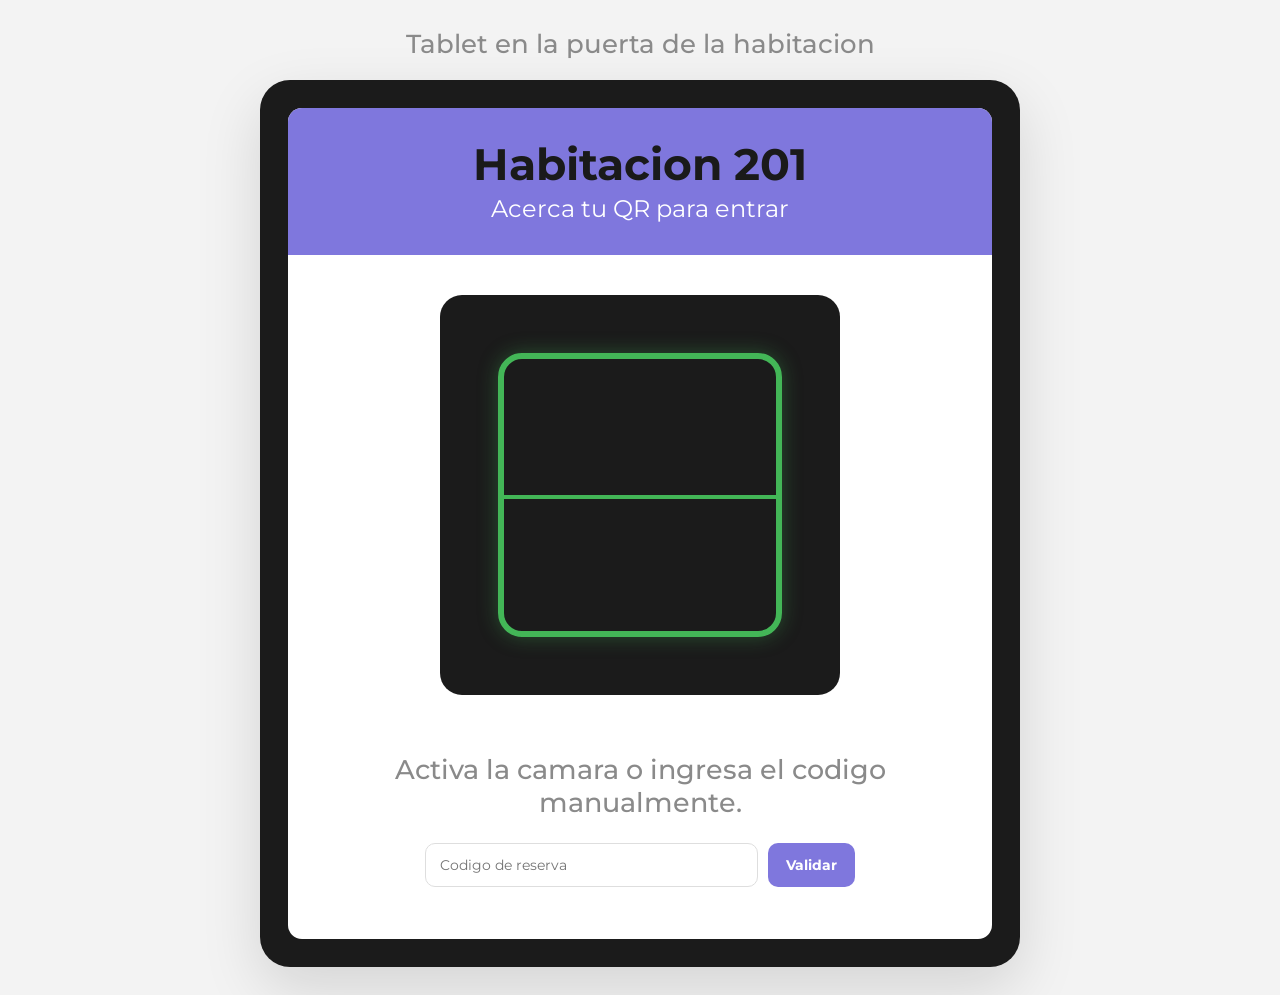
<file: 04_Implementacion/caso-uso-05-acceso-puerta-qr/frontend/puerta.html>
<!DOCTYPE html>
<html lang="es">

<head>
    <meta charset="UTF-8">
    <meta name="viewport" content="width=device-width, initial-scale=1.0">
    <title>Tablet Puerta</title>
    <link rel="stylesheet" href="styless.css?v=mobile-menu-1">
    <link href="https://fonts.googleapis.com/css2?family=Montserrat:wght@400;500;600;700&display=swap" rel="stylesheet">
</head>

<body class="puerta-page">
    <main class="puerta-shell">
        <p class="puerta-caption">Tablet en la puerta de la habitacion</p>
        <section class="tablet-device" aria-live="polite">
            <div class="tablet-screen">
                <header class="tablet-room-header">
                    <h1 id="tablet-habitacion">Habitacion</h1>
                    <p>Acerca tu QR para entrar</p>
                </header>

                <section id="tablet-scan-state" class="tablet-state tablet-state-active">
                    <div class="scanner-card">
                        <video id="tablet-video" autoplay muted playsinline></video>
                        <div class="scanner-reticle">
                            <span></span>
                        </div>
                    </div>
                    <p id="tablet-status" class="tablet-status">Esperando QR completo dentro del recuadro...</p>
                    <form id="form-codigo-puerta" class="puerta-code-form">
                        <input id="codigo-puerta" type="text" inputmode="numeric" placeholder="Codigo de reserva">
                        <button type="submit">Validar</button>
                    </form>
                    <button id="btn-demo-scan" class="btn-demo-scan" type="button" style="display:none">Simular escaneo de demo</button>
                </section>

                <section id="tablet-success-state" class="tablet-state tablet-success" style="display:none">
                    <div class="welcome-card welcome-card-compact">
                        <div class="unlock-icon">🔓</div>
                        <h2>¡Bienvenido!</h2>
                        <h3 id="tablet-huesped">Huesped</h3>
                        <p id="tablet-detalle">Habitacion</p>
                    </div>
                    <p class="tablet-status">La puerta esta abierta</p>
                    <section class="consumos-panel">
                        <div class="consumos-heading">
                            <h2>Pedí desde tu habitación</h2>
                            <span id="consumos-resumen-habitacion">Habitación</span>
                        </div>
                        <div id="productos-consumo-grid" class="productos-consumo-grid"></div>
                        <div class="carrito-consumo">
                            <div class="carrito-head">
                                <h3>Tu carrito</h3>
                                <span id="carrito-cantidad">0 items</span>
                            </div>
                            <div id="carrito-items" class="carrito-items">
                                <p class="carrito-vacio">Selecciona productos para pedir.</p>
                            </div>
                            <div class="carrito-total">
                                <strong>Total</strong>
                                <strong id="carrito-total">Bs 0</strong>
                            </div>
                            <button id="btn-pagar-consumos" class="btn-pagar-consumos" type="button" disabled>Pagar consumos</button>
                        </div>
                    </section>
                </section>

                <section id="tablet-payment-state" class="tablet-state tablet-payment" style="display:none">
                    <div class="payment-header">
                        <h2>Pagar consumos</h2>
                        <p id="payment-subtitle">Habitación</p>
                    </div>
                    <div class="payment-body">
                        <div id="payment-summary" class="payment-summary"></div>
                        <div class="payment-qr-box">
                            <p>Escaneá con tu banca móvil</p>
                            <img id="payment-qr-img" alt="QR de pago de consumos">
                        </div>
                        <p id="payment-help" class="payment-help">Abrí tu app de banco, escaneá el QR y confirmá el pago.</p>
                        <button id="btn-confirmar-consumo" class="btn-confirmar-consumo" type="button">✓ Pago confirmado — continuar</button>
                        <button id="btn-volver-consumos" class="btn-volver-consumos" type="button">Volver al menú</button>
                    </div>
                </section>

                <section id="tablet-error-state" class="tablet-state tablet-error" style="display:none">
                    <div class="welcome-card error-card">
                        <div class="unlock-icon">🔒</div>
                        <h2>Acceso no valido</h2>
                        <p id="tablet-error">No se pudo validar la reserva.</p>
                    </div>
                    <button id="btn-reintentar-puerta" class="btn-demo-scan" type="button">Intentar otra vez</button>
                </section>
            </div>
        </section>
    </main>

    <script src="ApiClient.js?v=api-client-2"></script>
    <script src="PuertaController.js?v=qr-menu-1"></script>
</body>

</html>
</file>
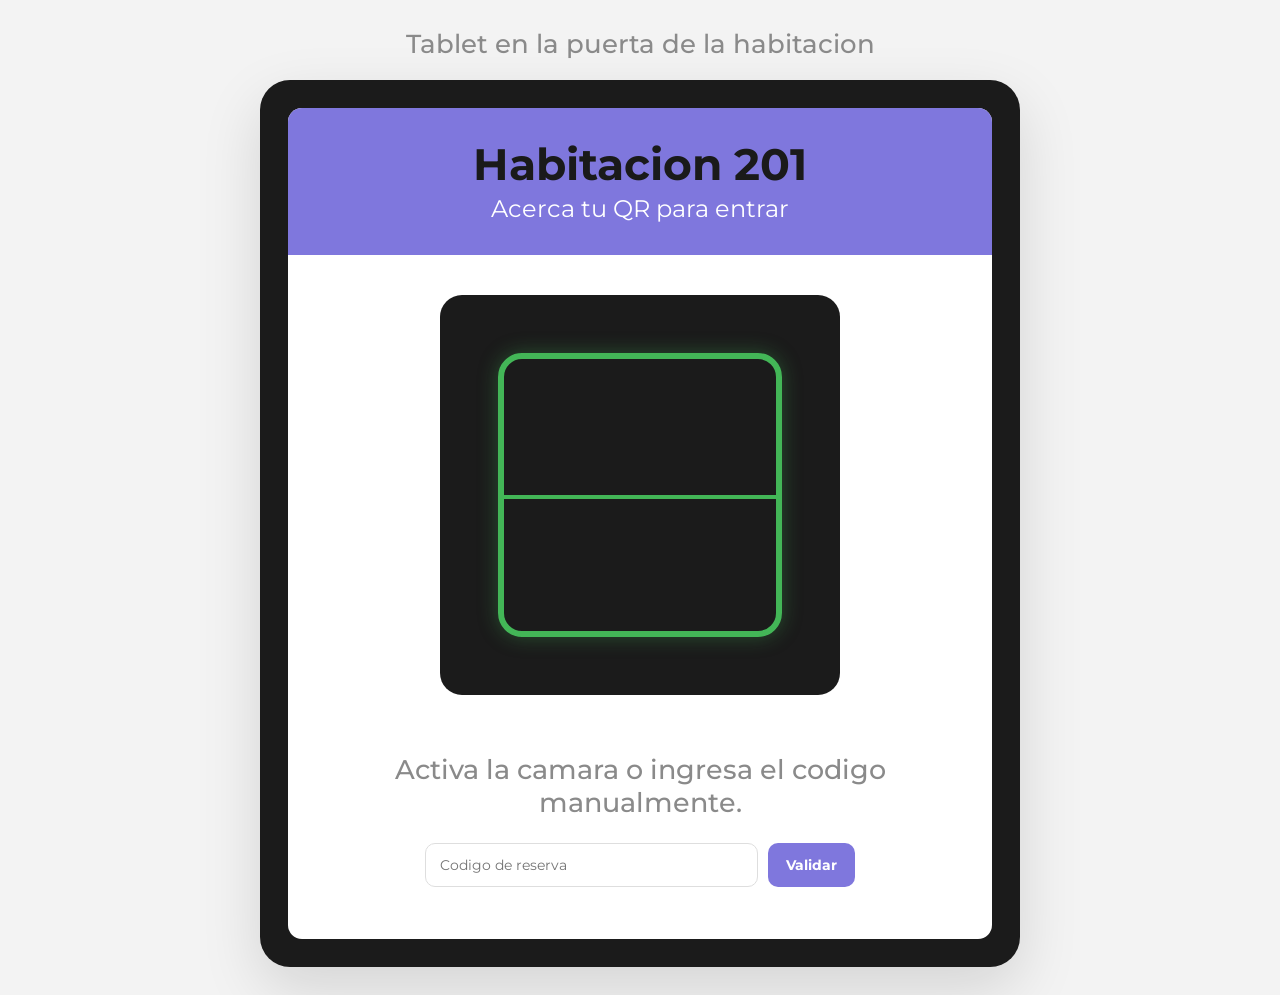
<file: 04_Implementacion/sistema-integrado/frontend/puerta.html>
<!DOCTYPE html>
<html lang="es">

<head>
    <meta charset="UTF-8">
    <meta name="viewport" content="width=device-width, initial-scale=1.0">
    <title>Tablet Puerta</title>
    <link rel="stylesheet" href="css/styless.css?v=recepcion-sin-puerta-1">
    <link href="https://fonts.googleapis.com/css2?family=Montserrat:wght@400;500;600;700&display=swap" rel="stylesheet">
</head>

<body class="puerta-page">
    <main class="puerta-shell">
        <p class="puerta-caption">Tablet en la puerta de la habitacion</p>
        <section class="tablet-device" aria-live="polite">
            <div class="tablet-screen">
                <header class="tablet-room-header">
                    <h1 id="tablet-habitacion">Habitacion</h1>
                    <p id="tablet-subtitulo">Acerca tu QR para entrar</p>
                </header>

                <section id="tablet-scan-state" class="tablet-state tablet-state-active">
                    <div class="scanner-card">
                        <video id="tablet-video" autoplay muted playsinline></video>
                        <div class="scanner-reticle">
                            <span></span>
                        </div>
                    </div>
                    <p id="tablet-status" class="tablet-status">Esperando QR completo dentro del recuadro...</p>
                    <form id="form-codigo-puerta" class="puerta-code-form">
                        <input id="codigo-puerta" type="text" inputmode="numeric" placeholder="Codigo de reserva">
                        <button type="submit">Validar</button>
                    </form>
                    <button id="btn-demo-scan" class="btn-demo-scan" type="button" style="display:none">Validar QR cargado</button>
                </section>

                <section id="tablet-success-state" class="tablet-state tablet-success" style="display:none">
                    <div class="welcome-card welcome-card-compact">
                        <div class="unlock-icon">🔓</div>
                        <h2>¡Bienvenido!</h2>
                        <h3 id="tablet-huesped">Huesped</h3>
                        <p id="tablet-detalle">Habitacion</p>
                    </div>
                    <p class="tablet-status">La puerta esta abierta</p>
                    <section class="consumos-panel">
                        <div class="consumos-heading">
                            <h2>Pedí desde tu habitación</h2>
                            <span id="consumos-resumen-habitacion">Habitación</span>
                        </div>
                        <div id="productos-consumo-grid" class="productos-consumo-grid"></div>
                        <div class="carrito-consumo">
                            <div class="carrito-head">
                                <h3>Tu carrito</h3>
                                <span id="carrito-cantidad">0 items</span>
                            </div>
                            <div id="carrito-items" class="carrito-items">
                                <p class="carrito-vacio">Selecciona productos para pedir.</p>
                            </div>
                            <div class="carrito-total">
                                <strong>Total</strong>
                                <strong id="carrito-total">Bs 0</strong>
                            </div>
                            <button id="btn-pagar-consumos" class="btn-pagar-consumos" type="button" disabled>Pagar consumos</button>
                        </div>
                    </section>
                </section>

                <section id="tablet-payment-state" class="tablet-state tablet-payment" style="display:none">
                    <div class="payment-header">
                        <h2>Pagar consumos</h2>
                        <p id="payment-subtitle">Habitación</p>
                    </div>
                    <div class="payment-body">
                        <div id="payment-summary" class="payment-summary"></div>
                        <div class="payment-qr-box">
                            <p>Escaneá con tu banca móvil</p>
                            <img id="payment-qr-img" alt="QR de pago de consumos">
                        </div>
                        <p id="payment-help" class="payment-help">Abrí tu app de banco, escaneá el QR y confirmá el pago.</p>
                        <button id="btn-confirmar-consumo" class="btn-confirmar-consumo" type="button">✓ Pago confirmado — continuar</button>
                        <button id="btn-volver-consumos" class="btn-volver-consumos" type="button">Volver al menú</button>
                    </div>
                </section>

                <section id="tablet-error-state" class="tablet-state tablet-error" style="display:none">
                    <div class="welcome-card error-card">
                        <div class="unlock-icon">🔒</div>
                        <h2>Acceso no valido</h2>
                        <p id="tablet-error">No se pudo validar la reserva.</p>
                    </div>
                    <button id="btn-reintentar-puerta" class="btn-demo-scan" type="button">Intentar otra vez</button>
                </section>
            </div>
        </section>
    </main>

    <script src="controllers/ApiClient.js?v=api-client-2"></script>
    <script src="controllers/PuertaController.js?v=recepcion-sin-puerta-1"></script>
</body>

</html>
</file>
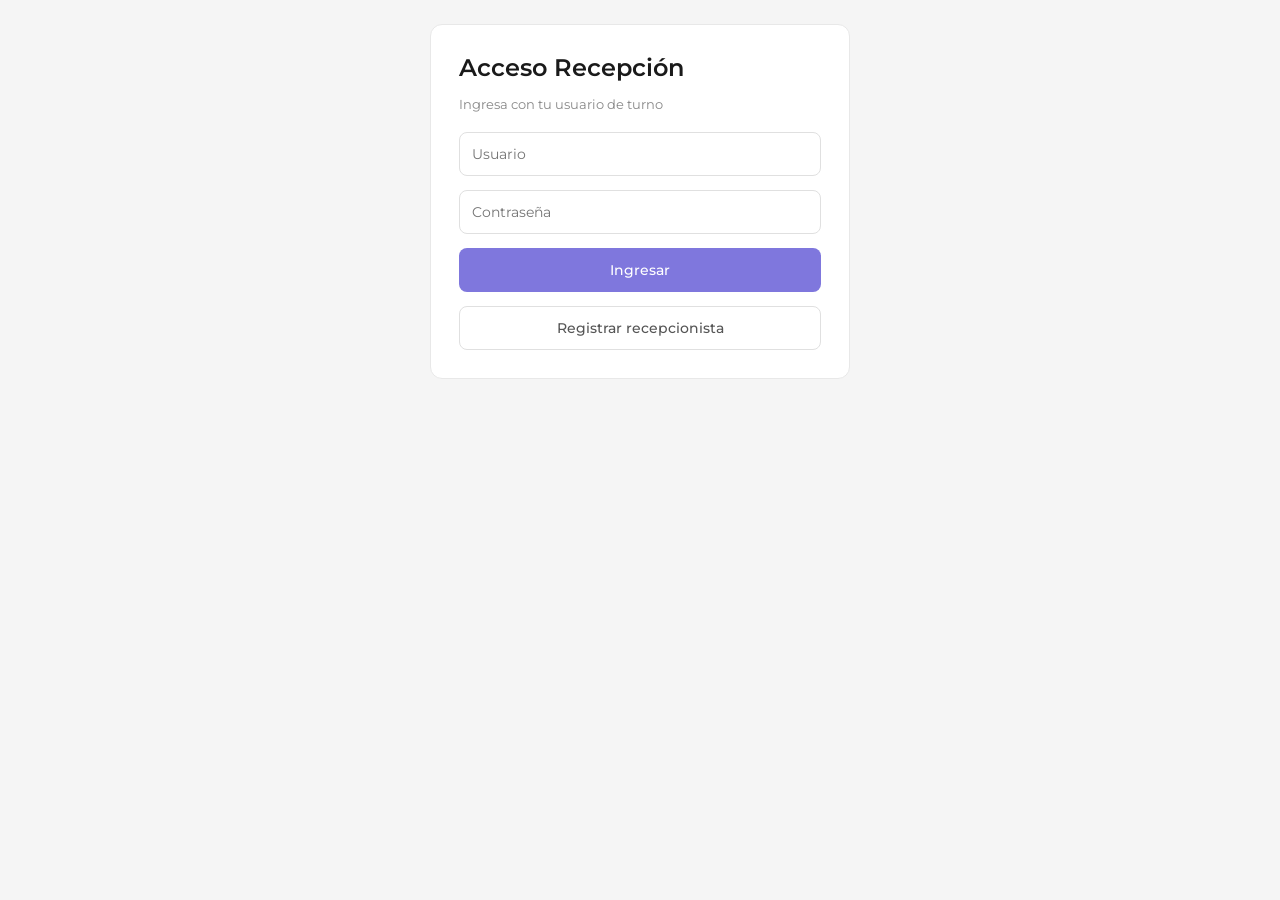
<file: 04_Implementacion/sistema-integrado/frontend/recepcion.html>
<!DOCTYPE html>
<html lang="es">

<head>
    <meta charset="UTF-8">
    <meta http-equiv="Cache-Control" content="no-store">
    <meta name="viewport" content="width=device-width, initial-scale=1.0">
    <title>Panel de Recepción</title>
    <link rel="stylesheet" href="css/styless.css?v=recepcion-sin-puerta-1">
    <link href="https://fonts.googleapis.com/css2?family=Montserrat:wght@400;500;600&display=swap" rel="stylesheet">
</head>

<body class="recepcion-page">
    <div id="login-recepcion" class="login-recepcion">
        <form id="form-login-recepcion" class="login-card">
            <h1 class="login-titulo">Acceso Recepción</h1>
            <p class="login-subtitulo">Ingresa con tu usuario de turno</p>
            <input id="registro-nombre" class="registro-field" type="text" placeholder="Nombre completo" style="display:none">
            <input id="login-usuario" type="text" placeholder="Usuario" autocomplete="username">
            <input id="login-password" type="password" placeholder="Contraseña" autocomplete="current-password">
            <button id="btn-login-submit" type="submit">Ingresar</button>
            <button id="btn-modo-registro" class="btn-secundario" type="button">Registrar recepcionista</button>
            <div id="login-error" class="form-error" style="display:none"></div>
        </form>
    </div>

    <div id="panel-recepcion" style="display:none">
        <div class="recepcion-header">
            <div>
                <h1 class="recepcion-titulo">Panel de Recepción</h1>
                <p class="recepcion-subtitulo">Vista en tiempo real · <span id="recepcionista-activa"></span></p>
            </div>
            <div class="recepcion-header-actions">
                <button id="btn-nueva-habitacion" class="btn-agregar" type="button">+ Nueva Habitación</button>
                <a class="btn-secundario recepcion-nav-link" href="ventas-insumos.html">Ventas de Insumos</a>
                <button id="btn-finanzas-panel" class="btn-secundario" type="button" style="height: 34px; padding: 0 14px; font-weight: 500; font-size: 13px; border-radius: 8px; cursor: pointer;">📊 Finanzas e Inventario</button>
                <button id="btn-admin-panel" class="btn-secundario" type="button" style="height: 34px; padding: 0 14px; font-weight: 500; font-size: 13px; border-radius: 8px; cursor: pointer;">⚙️ Administración</button>
                <a class="btn-volver" href="index.html">← Volver</a>
                <button id="btn-logout-recepcion" class="btn-salir" type="button">Salir</button>
            </div>
        </div>

        <div class="stats-container">
            <div class="stat-card">
                <span class="stat-num verde" id="count-disponible">0</span>
                <span class="stat-label">Disponibles</span>
            </div>
            <div class="stat-card">
                <span class="stat-num amarillo" id="count-pendiente">0</span>
                <span class="stat-label">Pend. Pago</span>
            </div>
            <div class="stat-card">
                <span class="stat-num azul" id="count-confirmada">0</span>
                <span class="stat-label">Confirmadas</span>
            </div>
            <div class="stat-card">
                <span class="stat-num rojo" id="count-ocupada">0</span>
                <span class="stat-label">Ocupadas</span>
            </div>
            <div class="stat-card">
                <span class="stat-num gris" id="count-limpieza">0</span>
                <span class="stat-label">En Limpieza</span>
            </div>
        </div>

        <div class="leyenda-container">
            <div class="leyenda-item"><span class="dot verde"></span> Disponible</div>
            <div class="leyenda-item"><span class="dot amarillo"></span> Pendiente de pago</div>
            <div class="leyenda-item"><span class="dot azul"></span> Confirmada (check-in)</div>
            <div class="leyenda-item"><span class="dot rojo"></span> Ocupada</div>
            <div class="leyenda-item"><span class="dot gris"></span> En limpieza</div>
        </div>

        <section class="estados-ayuda">
            <strong>Estados:</strong>
            <span><b>DISPONIBLE</b> se puede reservar.</span>
            <span><b>PENDIENTE_PAGO</b> reserva creada, falta pagar.</span>
            <span><b>PAGADA/Confirmada</b> falta check-in.</span>
            <span><b>ACTIVA/Ocupada</b> huésped dentro, permite vender insumos.</span>
            <span><b>LIMPIEZA/MANTENIMIENTO</b> no disponible.</span>
        </section>

        <section id="centro-control-recepcion" class="centro-control-recepcion"></section>

        <div class="recepcion-busqueda">
            <input id="buscar-reserva" type="text" placeholder="Buscar reserva por CI, nombre o codigo">
            <button id="btn-buscar-reserva">Buscar</button>
        </div>
        <div id="resultados-reserva" class="resultados-reserva"></div>

        <div id="habitaciones-grid" class="habitaciones-grid"></div>

        <!-- Panel de Finanzas e Inventario -->
        <div id="finanzas-inventario-panel" style="display:none; padding: 20px 24px 24px; background: #f5f5f5; font-family: 'Montserrat', sans-serif;">
            <!-- Finanzas Section -->
            <div style="display: flex; justify-content: space-between; align-items: center; gap: 12px; margin-bottom: 15px;">
                <div>
                    <h2 style="font-size: 18px; margin: 0; font-weight: 600; color: #1a1a1a;">📊 Caja e Ingresos</h2>
                    <p id="finanzas-periodo-label" style="margin:4px 0 0; color:#666; font-size:12px;">Resumen de hoy</p>
                </div>
                <div class="finanzas-periodos" id="finanzas-periodos">
                    <button type="button" data-periodo="hoy" class="activo">Hoy</button>
                    <button type="button" data-periodo="semana">Semana</button>
                    <button type="button" data-periodo="mes">Mes</button>
                </div>
            </div>
            <div id="finanzas-panel-status" class="panel-status" style="display:none"></div>
            
            <div class="stats-container" style="padding: 0; margin-bottom: 20px; background: transparent; grid-template-columns: repeat(3, 1fr);">
                <div class="stat-card">
                    <span class="stat-num verde" id="finanzas-ingresos">Bs 0.00</span>
                    <span class="stat-label" id="finanzas-ingresos-label">Ingresos de Hoy</span>
                    <small id="finanzas-ingresos-detalle" class="finanzas-detalle">Alojamiento Bs 0.00 · Consumos Bs 0.00 · Ventas Bs 0.00</small>
                </div>
                <div class="stat-card">
                    <span class="stat-num rojo" id="finanzas-egresos">Bs 0.00</span>
                    <span class="stat-label" id="finanzas-egresos-label">Egresos de Hoy</span>
                    <small class="finanzas-detalle">Gastos registrados por recepción</small>
                </div>
                <div class="stat-card">
                    <span class="stat-num azul" id="finanzas-balance">Bs 0.00</span>
                    <span class="stat-label" id="finanzas-balance-label">Caja Neta de Hoy</span>
                    <small class="finanzas-detalle">Ingresos menos egresos</small>
                </div>
            </div>

            <div style="display: grid; grid-template-columns: 1fr 1.2fr; gap: 20px; margin-bottom: 30px;">
                <!-- Registrar Egreso -->
                <div style="background: #fff; padding: 20px; border-radius: 12px; border: 1px solid #e8e8e8; box-shadow: 0 2px 6px rgba(0,0,0,0.02);">
                    <h3 style="font-size: 14px; margin-top: 0; margin-bottom: 15px; font-weight: 600; color: #333;">Registrar Egreso / Gasto</h3>
                    <form id="form-registrar-egreso" style="display: flex; flex-direction: column; gap: 12px;">
                        <input id="egreso-descripcion" type="text" placeholder="Descripción (ej: Compra de toallas, lavandería)" required style="width: 100%; height: 40px; padding: 0 12px; border: 1px solid #e0e0e0; border-radius: 8px; font-family: 'Montserrat', sans-serif; font-size: 13px;">
                        <input id="egreso-monto" type="number" step="0.01" placeholder="Monto (Bs)" required style="width: 100%; height: 40px; padding: 0 12px; border: 1px solid #e0e0e0; border-radius: 8px; font-family: 'Montserrat', sans-serif; font-size: 13px;">
                        <input id="egreso-destinatario" type="text" placeholder="Destino / destinatario (persona o empresa que recibe)" style="width: 100%; height: 40px; padding: 0 12px; border: 1px solid #e0e0e0; border-radius: 8px; font-family: 'Montserrat', sans-serif; font-size: 13px;">
                        <select id="egreso-categoria" required style="width: 100%; height: 40px; padding: 0 12px; border: 1px solid #e0e0e0; border-radius: 8px; font-family: 'Montserrat', sans-serif; font-size: 13px;">
                            <option value="">Seleccione categoría...</option>
                            <option value="INVENTARIO">Compra de Inventario / Insumos</option>
                            <option value="REPARACION_MANTENIMIENTO">Reparaciones y Mantenimiento</option>
                            <option value="LAVANDERIA">Lavandería</option>
                            <option value="SERVICIOS">Servicios Básicos</option>
                            <option value="SALARIOS">Salarios / Personal</option>
                            <option value="OTROS">Otros Gastos</option>
                        </select>
                        <input id="egreso-comprobante" type="file" accept="image/*" style="width: 100%; height: 40px; padding: 8px 12px; border: 1px solid #e0e0e0; border-radius: 8px; font-family: 'Montserrat', sans-serif; font-size: 13px;">
                        <button type="submit" style="background: #E53935; color: #fff; height: 42px; border: none; border-radius: 8px; cursor: pointer; font-weight: 600; font-family: 'Montserrat', sans-serif; font-size: 13px; transition: background 0.2s;">Registrar Gasto</button>
                    </form>
                </div>

                <!-- Egresos Recientes -->
                <div style="background: #fff; padding: 20px; border-radius: 12px; border: 1px solid #e8e8e8; box-shadow: 0 2px 6px rgba(0,0,0,0.02); display: flex; flex-direction: column;">
                    <h3 style="font-size: 14px; margin-top: 0; margin-bottom: 15px; font-weight: 600; color: #333;">Egresos / Gastos Recientes (Top 10)</h3>
                    <div id="egresos-lista" style="flex: 1; overflow-y: auto; max-height: 230px; font-size: 12px; display: flex; flex-direction: column; gap: 8px; padding-right: 5px;">
                        <div style="color: #888; text-align: center; padding: 20px;">Cargando egresos...</div>
                    </div>
                </div>
            </div>

            <!-- Inventario Section -->
            <div style="display: flex; justify-content: space-between; align-items: center; margin-bottom: 15px;">
                <h2 style="font-size: 18px; margin: 0; font-weight: 600; color: #1a1a1a;">📦 Catálogo General de Inventario (Almacén Central)</h2>
                <button id="btn-nuevo-item" class="btn-primario" style="height: 32px; padding: 0 12px; font-size: 12px; border-radius: 6px; font-weight: 600; cursor: pointer;">➕ Nuevo Artículo</button>
            </div>
            <div style="background: #fff; padding: 20px; border-radius: 12px; border: 1px solid #e8e8e8; box-shadow: 0 2px 6px rgba(0,0,0,0.02); margin-bottom: 30px; overflow-x: auto;">
                <table style="width: 100%; border-collapse: collapse; font-size: 13px; text-align: left;">
                    <thead>
                        <tr style="border-bottom: 2px solid #eee; height: 35px; color: #555;">
                            <th style="padding: 10px;">Emoji</th>
                            <th style="padding: 10px;">Nombre del Item</th>
                            <th style="padding: 10px;">Tipo</th>
                            <th style="padding: 10px; text-align: right;">Stock Total</th>
                            <th style="padding: 10px; text-align: right;">En Uso</th>
                            <th style="padding: 10px; text-align: right;">Disponible</th>
                            <th style="padding: 10px; text-align: right;">Precio Compra</th>
                            <th style="padding: 10px; text-align: right;">Precio Venta / Multa</th>
                            <th style="padding: 10px; text-align: center;">Acciones</th>
                        </tr>
                    </thead>
                    <tbody id="inventario-items-tabla" style="color: #333;">
                        <!-- Cargados dinámicamente -->
                    </tbody>
                </table>
            </div>

            <!-- Incidencias de Mantenimiento Section -->
            <div style="display: flex; justify-content: space-between; align-items: center; margin-bottom: 15px;">
                <h2 style="font-size: 18px; margin: 0; font-weight: 600; color: #1a1a1a;">⚠️ Incidencias Activas de Mantenimiento</h2>
            </div>
            <div style="background: #fff; padding: 20px; border-radius: 12px; border: 1px solid #e8e8e8; box-shadow: 0 2px 6px rgba(0,0,0,0.02); overflow-x: auto;">
                <table style="width: 100%; border-collapse: collapse; font-size: 13px; text-align: left;">
                    <thead>
                        <tr style="border-bottom: 2px solid #eee; height: 35px; color: #555;">
                            <th style="padding: 10px;">Habitación</th>
                            <th style="padding: 10px;">Daño Reportado</th>
                            <th style="padding: 10px;">Reportado Por</th>
                            <th style="padding: 10px;">Fecha Reporte</th>
                            <th style="padding: 10px;">Estado</th>
                            <th style="padding: 10px; text-align: center;">Acción</th>
                        </tr>
                    </thead>
                    <tbody id="mantenimiento-incidencias-tabla" style="color: #333;">
                        <!-- Cargados dinámicamente -->
                    </tbody>
                </table>
            </div>
        </div>

        <!-- Panel de Administración / ABM -->
        <div id="administracion-panel" style="display:none; padding: 20px 24px 24px; background: #f5f5f5; font-family: 'Montserrat', sans-serif;">
            <div style="display:flex; justify-content:space-between; align-items:center; gap:12px; margin-bottom:15px; flex-wrap:wrap;">
                <div>
                    <h2 style="font-size:18px; margin:0; font-weight:600; color:#1a1a1a;">⚙️ Administración / ABM</h2>
                    <p style="margin:4px 0 0; color:#666; font-size:12px;">Clientes, habitaciones, camareras, usuarios de recepción e incidencias.</p>
                </div>
                <div id="admin-tabs" class="finanzas-periodos">
                    <button type="button" data-admin-modulo="clientes" class="activo">Clientes</button>
                    <button type="button" data-admin-modulo="habitaciones">Habitaciones</button>
                    <button type="button" data-admin-modulo="camareras">Camareras</button>
                    <button type="button" data-admin-modulo="recepcionistas">Recepción</button>
                    <button type="button" data-admin-modulo="incidencias">Incidencias</button>
                    <button type="button" data-admin-modulo="reportes-checkout">Reportes checkout</button>
                </div>
            </div>
            <div id="admin-status" class="panel-status" style="display:none"></div>
            <div id="admin-content"></div>
        </div>
    </div>

    <script src="views/RecepcionView.js?v=recepcion-admin-abm-12"></script>
    <script src="controllers/ApiClient.js?v=api-client-2"></script>
    <script src="controllers/RecepcionController.js?v=recepcion-admin-abm-12"></script>
</body>

</html>
</file>
<file: 04_Implementacion/caso-uso-05-acceso-puerta-qr/frontend/styless.css>
* {
    margin: 0;
    padding: 0;
    box-sizing: border-box;
}

body {
    font-family: 'Montserrat', sans-serif;
    background: #f5f5f5;
    padding: 40px 20px;
    text-align: center;
}

body.cliente-app {
    min-height: 100vh;
    padding: 0;
    text-align: left;
}

.cliente-header {
    background: #fff;
    border-bottom: 1px solid #e8e8e8;
    padding: 16px 32px;
    display: flex;
    justify-content: space-between;
    align-items: center;
}

.cliente-header h1 {
    font-size: 20px;
    font-weight: 600;
    color: #1a1a1a;
    margin: 0;
}

.cliente-header-actions {
    display: flex;
    align-items: center;
    gap: 10px;
}

.btn-recepcion {
    font-size: 12px;
    padding: 8px 16px;
    border: 1px solid #e0e0e0;
    border-radius: 8px;
    background: #fff;
    color: #555;
    cursor: pointer;
    text-decoration: none;
}

.btn-recepcion:hover {
    background: #f5f5f5;
}

.steps {
    display: flex;
    align-items: center;
    justify-content: center;
    gap: 0;
    padding: 20px 32px;
    background: #fff;
    border-bottom: 1px solid #e8e8e8;
}

.step {
    display: flex;
    align-items: center;
    gap: 8px;
    font-size: 13px;
    color: #aaa;
}

.step.activo {
    color: #7F77DD;
    font-weight: 600;
}

.step.completado {
    color: #4CAF50;
}

.step-num {
    width: 28px;
    height: 28px;
    border-radius: 50%;
    border: 2px solid #e0e0e0;
    display: flex;
    align-items: center;
    justify-content: center;
    font-size: 12px;
    font-weight: 600;
}

.step.activo .step-num {
    border-color: #7F77DD;
    background: #7F77DD;
    color: white;
}

.step.completado .step-num {
    border-color: #4CAF50;
    background: #4CAF50;
    color: white;
}

.step-line {
    width: 60px;
    height: 2px;
    background: #e0e0e0;
    margin: 0 8px;
}

.step-line.completado {
    background: #4CAF50;
}

.cliente-content {
    display: grid;
    grid-template-columns: minmax(0, 1fr) 360px;
    gap: 28px;
    padding: 24px 32px 48px;
    max-width: 1400px;
    margin: 0 auto;
}

.grid-titulo {
    font-size: 16px;
    font-weight: 600;
    color: #1a1a1a;
    margin: 0 0 16px;
    padding: 0 4px;
}

.panel-busqueda {
    background: #fff;
    border-radius: 12px;
    padding: 20px;
    margin-bottom: 16px;
}

.panel-busqueda h3,
.resumen-card h3 {
    font-size: 15px;
    font-weight: 600;
    margin-bottom: 14px;
    color: #1a1a1a;
}

.busqueda-row {
    display: flex;
    justify-content: initial;
    gap: 10px;
    margin-bottom: 0;
}

.busqueda-row select,
.busqueda-row input {
    flex: 1;
    width: auto;
    height: 40px;
    padding: 0 12px;
    border: 1px solid #e0e0e0;
    border-radius: 8px;
    font-family: 'Montserrat', sans-serif;
    font-size: 13px;
}

.busqueda-row button {
    height: 40px;
    padding: 0 20px;
}

.hab-lista {
    display: flex;
    flex-direction: column;
    gap: 10px;
}

.hab-card {
    background: #fff;
    border-radius: 12px;
    padding: 14px 16px;
    display: flex;
    align-items: center;
    justify-content: space-between;
    border: 1px solid transparent;
    border-left: 4px solid #4CAF50;
    cursor: pointer;
    transition: box-shadow 0.2s, border-color 0.2s;
}

.hab-card:hover {
    box-shadow: 0 2px 10px rgba(0, 0, 0, 0.08);
}

.hab-card.seleccionada {
    border-color: #7F77DD;
    border-left-color: #7F77DD;
    box-shadow: 0 0 0 2px #7F77DD;
}

.cliente-habitaciones-grid {
    display: grid;
    grid-template-columns: repeat(auto-fill, minmax(180px, 1fr));
    gap: 14px;
}

.cliente-habitaciones-grid .cliente-hab-card {
    display: block;
    min-height: 156px;
    background: #fff;
    border: 1px solid transparent;
    border-left: 4px solid #4CAF50;
    border-radius: 14px;
    padding: 18px;
    text-align: left;
    cursor: pointer;
    animation: roomCardEnter 0.32s cubic-bezier(0.16, 1, 0.3, 1) both;
    transition: transform 0.15s, box-shadow 0.15s, border-color 0.15s;
}

.cliente-habitaciones-grid .cliente-hab-card:hover {
    transform: translateY(-2px);
    box-shadow: 0 4px 14px rgba(0, 0, 0, 0.08);
}

.cliente-habitaciones-grid .cliente-hab-card.seleccionada {
    border-color: #7F77DD;
    border-left-color: #7F77DD;
    box-shadow: 0 0 0 2px #7F77DD;
}

.cliente-habitaciones-grid .cliente-hab-card.habitacion-en-reserva {
    display: none;
}

.cliente-habitaciones-grid .hab-numero {
    font-size: 28px;
    font-weight: 700;
    line-height: 1;
    color: #1a1a1a;
}

.cliente-habitaciones-grid .hab-tipo {
    font-size: 12px;
    color: #888;
    margin-top: 4px;
    font-weight: 500;
}

.cliente-habitaciones-grid .hab-badge {
    font-size: 10px;
    font-weight: 500;
    margin-top: 12px;
    padding: 4px 10px;
    border-radius: 20px;
    display: inline-block;
    background: #E8F5E9;
    color: #2E7D32;
}

.cliente-habitaciones-grid .cliente-hab-card.seleccionada .hab-badge {
    background: #EEEDFE;
    color: #3C3489;
}

.cliente-habitaciones-grid .hab-precio-row {
    display: flex;
    justify-content: space-between;
    align-items: baseline;
    gap: 10px;
    margin-top: 14px;
    padding-top: 12px;
    border-top: 1px solid #f0f0f0;
}

.cliente-habitaciones-grid .hab-precio {
    font-size: 18px;
    font-weight: 700;
    color: #1a1a1a;
}

.cliente-habitaciones-grid .hab-horas {
    font-size: 11px;
    color: #aaa;
    white-space: nowrap;
}

.cliente-habitaciones-grid .btn-reservar {
    display: none;
}

.hab-left {
    display: flex;
    align-items: center;
    gap: 12px;
}

.hab-num-box {
    width: 44px;
    height: 44px;
    border-radius: 8px;
    background: #E1F5EE;
    color: #085041;
    display: flex;
    align-items: center;
    justify-content: center;
    font-size: 14px;
    font-weight: 600;
}

.hab-num-box.vip,
.resumen-num.vip {
    background: #EEEDFE;
    color: #3C3489;
}

.hab-num-box.supervip,
.resumen-num.supervip {
    background: #FAECE7;
    color: #712B13;
}

.hab-nombre {
    font-size: 14px;
    font-weight: 600;
    color: #1a1a1a;
}

.hab-card .hab-tipo {
    font-size: 12px;
    color: #888;
}

.hab-right {
    text-align: right;
}

.hab-precio {
    font-size: 16px;
    font-weight: 600;
    color: #1a1a1a;
}

.hab-horas {
    font-size: 11px;
    color: #aaa;
}

.btn-seleccionar {
    height: 30px;
    margin-top: 6px;
    font-size: 12px;
    padding: 4px 12px;
    border: 1px solid #7F77DD;
    border-radius: 6px;
    background: #fff;
    color: #7F77DD;
}

.btn-seleccionar:hover,
.btn-seleccionar.seleccionado {
    background: #7F77DD;
    color: #fff;
}

.panel-derecho {
    display: flex;
    flex-direction: column;
    gap: 16px;
}

.cliente-flujo {
    max-width: none;
    margin: 0;
}

.resumen-card {
    background: #fff;
    border-radius: 12px;
    padding: 20px;
    position: sticky;
    top: 20px;
}

#panel-reserva {
    max-height: calc(100vh - 40px);
    overflow-y: auto;
    scrollbar-width: thin;
    scrollbar-color: #c9c6f1 #f4f4f4;
}

#panel-reserva::-webkit-scrollbar {
    width: 8px;
}

#panel-reserva::-webkit-scrollbar-track {
    background: #f4f4f4;
    border-radius: 999px;
}

#panel-reserva::-webkit-scrollbar-thumb {
    background: #c9c6f1;
    border-radius: 999px;
}

.resumen-hab {
    background: #f9f9f9;
    border-radius: 8px;
    padding: 12px;
    margin-bottom: 14px;
    display: flex;
    align-items: center;
    gap: 12px;
}

.resumen-num {
    width: 40px;
    height: 40px;
    border-radius: 8px;
    background: #E1F5EE;
    color: #085041;
    display: flex;
    align-items: center;
    justify-content: center;
    font-size: 13px;
    font-weight: 600;
    flex: 0 0 auto;
}

.resumen-nombre {
    font-weight: 600;
    color: #1a1a1a;
    font-size: 13px;
}

.resumen-detalle {
    color: #888;
    font-size: 12px;
}

.reserva-vacia p {
    color: #777;
    font-size: 13px;
    line-height: 1.5;
}

.metodos-pago {
    display: flex;
    gap: 8px;
    margin-bottom: 14px;
    margin-top: 8px;
}

.metodo-btn {
    flex: 1;
    height: auto;
    padding: 10px;
    border: 1px solid #e0e0e0;
    border-radius: 8px;
    background: #fff;
    cursor: pointer;
    text-align: center;
    font-size: 12px;
    font-weight: 500;
    color: #555;
}

.metodo-btn.activo {
    border-color: #7F77DD;
    background: #EEEDFE;
    color: #3C3489;
}

.metodo-label {
    font-size: 11px;
    font-weight: 500;
    color: #888;
    text-transform: uppercase;
    letter-spacing: 0.4px;
    display: block;
}

.total-row {
    display: flex;
    justify-content: space-between;
    align-items: center;
    padding: 12px 0;
    border-top: 1px solid #f0f0f0;
    margin-top: 8px;
}

.total-label {
    font-size: 13px;
    color: #888;
}

.total-monto {
    font-size: 20px;
    font-weight: 600;
    color: #1a1a1a;
}

.nota {
    background: #FFF8E1;
    border-left: 4px solid #FFC107;
    border-radius: 8px;
    padding: 12px;
    margin-top: 12px;
    font-size: 11px;
    color: #555;
    line-height: 1.4;
}

.aviso-llegada {
    background: #FFF8E1;
    border-left: 4px solid #FFC107;
    border-radius: 8px;
    padding: 12px;
    font-size: 12px;
    color: #555;
    line-height: 1.45;
}

.aviso-llegada strong {
    color: #1a1a1a;
}

body.sistema-page {
    padding: 0;
}

.cliente-panel {
    padding: 40px 20px 24px;
}

.recepcion-panel-integrado {
    border-top: 1px solid #e4e4e4;
    background: #f5f5f5;
    min-height: 360px;
}

.cliente-section {
    padding: 40px 20px;
}

h1 {
    font-size: 32px;
    font-weight: 600;
    color: #1a1a1a;
    margin-bottom: 8px;
}

h2 {
    font-size: 16px;
    font-weight: 400;
    color: #888;
    margin-bottom: 30px;
}

.busqueda-container {
    display: flex;
    justify-content: center;
    align-items: center;
    gap: 12px;
    margin-bottom: 30px;
}

select,
input[type="date"] {
    height: 44px;
    padding: 0 12px;
    font-family: 'Montserrat', sans-serif;
    font-size: 14px;
    border: 1px solid #e0e0e0;
    border-radius: 8px;
    background: #fff;
    color: #1a1a1a;
    outline: none;
}

select {
    width: 260px;
}

input[type="date"] {
    width: 180px;
}

select:focus,
input[type="date"]:focus {
    border-color: #7F77DD;
}

button {
    height: 44px;
    padding: 0 24px;
    font-family: 'Montserrat', sans-serif;
    font-size: 14px;
    font-weight: 500;
    background: #7F77DD;
    color: #fff;
    border: none;
    border-radius: 8px;
    cursor: pointer;
    transition: background 0.2s;
}

button:hover {
    background: #534AB7;
}

/* LISTA DE HABITACIONES */
.lista {
    display: flex;
    flex-direction: column;
    gap: 10px;
    max-width: 700px;
    margin: 0 auto;
    animation: resultsFadeIn 0.18s ease both;
}

.card {
    display: flex;
    align-items: center;
    justify-content: space-between;
    background: #ffffff;
    border: 1px solid #e8e8e8;
    border-radius: 12px;
    padding: 1rem 1.25rem;
    transition: box-shadow 0.2s, border-color 0.2s, transform 0.16s;
    text-align: left;
    animation: roomCardEnter 0.32s cubic-bezier(0.16, 1, 0.3, 1) both;
}

.card:hover {
    border-color: #c0c0c0;
    box-shadow: 0 2px 10px rgba(0, 0, 0, 0.06);
    transform: translateY(-1px);
}

.card.habitacion-en-reserva {
    display: none;
}

@keyframes resultsFadeIn {
    from {
        opacity: 0;
    }

    to {
        opacity: 1;
    }
}

@keyframes roomCardEnter {
    from {
        transform: translateY(14px) scale(0.985);
        opacity: 0;
    }

    to {
        transform: translateY(0) scale(1);
        opacity: 1;
    }
}

.card-left {
    display: flex;
    align-items: center;
    gap: 16px;
}

.numero-box {
    width: 48px;
    height: 48px;
    border-radius: 10px;
    display: flex;
    align-items: center;
    justify-content: center;
    font-size: 15px;
    font-weight: 600;
    flex-shrink: 0;
}

.vip {
    background: #EEEDFE;
    color: #3C3489;
}

.estandar {
    background: #E1F5EE;
    color: #085041;
}

.supervip {
    background: #FAECE7;
    color: #712B13;
}

.info {
    display: flex;
    flex-direction: column;
    gap: 3px;
}

.hab-num {
    font-size: 15px;
    font-weight: 600;
    color: #1a1a1a;
}

.hab-tipo {
    font-size: 12px;
    color: #888;
}

.card-right {
    display: flex;
    align-items: center;
    gap: 20px;
}

.badge {
    font-size: 11px;
    font-weight: 500;
    padding: 4px 10px;
    border-radius: 20px;
    background: #eaf3de;
    color: #3b6d11;
    text-transform: uppercase;
    letter-spacing: 0.4px;
}

.precio {
    text-align: right;
}

.precio-monto {
    font-size: 18px;
    font-weight: 600;
    color: #1a1a1a;
}

.precio-label {
    font-size: 11px;
    color: #aaa;
}

.error {
    color: #c0392b;
    font-size: 14px;
    margin-top: 20px;
}

.hab-horario {
    font-size: 11px;
    color: #aaa;
    margin-top: 2px;
}

.btn-reservar {
    height: 36px;
    padding: 0 16px;
    font-size: 13px;
    font-weight: 500;
    background: #7F77DD;
    color: #fff;
    border: none;
    border-radius: 8px;
    cursor: pointer;
    transition: background 0.2s;
    white-space: nowrap;
}

.btn-reservar:hover {
    background: #534AB7;
}

/* ================================ */
/* FLUJO DEL CLIENTE EN UNA PANTALLA */
/* ================================ */
.cliente-flujo {
    max-width: 720px;
    margin: 0 auto 24px;
}

.flujo-panel {
    position: relative;
    background: #fff;
    border: 1px solid #e8e8e8;
    border-radius: 16px;
    padding: 2rem;
    text-align: left;
    box-shadow: 0 12px 30px rgba(0, 0, 0, 0.06);
    animation: panelReveal 0.26s ease both;
}

.flujo-panel.modal-exito {
    max-width: 520px;
    margin: 0 auto;
    text-align: center;
}

.flujo-close {
    position: absolute;
    top: 12px;
    right: 16px;
    width: auto;
    height: auto;
    padding: 0;
    background: none;
    color: #999;
    font-size: 24px;
    line-height: 1;
}

.flujo-close:hover {
    background: none;
    color: #333;
}

/* ================================ */
/* MODAL DE RESERVA                 */
/* ================================ */
.modal-overlay {
    position: fixed;
    top: 0;
    left: 0;
    width: 100%;
    height: 100%;
    background: rgba(0, 0, 0, 0.5);
    display: flex;
    align-items: center;
    justify-content: center;
    z-index: 1000;
    animation: overlayFadeIn 0.22s ease;
}

@keyframes overlayFadeIn {
    from {
        opacity: 0;
        backdrop-filter: blur(0);
    }

    to {
        opacity: 1;
        backdrop-filter: blur(2px);
    }
}

.modal {
    background: #fff;
    border-radius: 16px;
    padding: 2rem;
    width: 90%;
    max-width: 520px;
    max-height: 90vh;
    overflow-y: auto;
    position: relative;
    box-shadow: 0 20px 60px rgba(0, 0, 0, 0.15);
    animation: modalEnter 0.28s cubic-bezier(0.16, 1, 0.3, 1);
}

@keyframes modalEnter {
    from {
        transform: translateY(22px) scale(0.97);
        opacity: 0;
    }

    to {
        transform: translateY(0) scale(1);
        opacity: 1;
    }
}

.modal-close {
    position: absolute;
    top: 12px;
    right: 16px;
    background: none;
    border: none;
    font-size: 24px;
    color: #999;
    cursor: pointer;
    padding: 0;
    height: auto;
    width: auto;
    line-height: 1;
}

.modal-close:hover {
    color: #333;
    background: none;
}

.modal-titulo {
    font-size: 20px;
    font-weight: 600;
    color: #1a1a1a;
    margin-bottom: 16px;
    text-align: left;
    animation: contentRise 0.32s ease both;
}

.modal-habitacion-info {
    display: flex;
    align-items: center;
    gap: 12px;
    padding: 12px;
    background: #f9f9f9;
    border-radius: 10px;
    margin-bottom: 20px;
    animation: contentRise 0.34s ease 0.04s both;
}

@keyframes contentRise {
    from {
        transform: translateY(10px);
        opacity: 0;
    }

    to {
        transform: translateY(0);
        opacity: 1;
    }
}

/* FORMULARIO */
.form-reserva {
    display: flex;
    flex-direction: column;
    gap: 14px;
    animation: contentRise 0.34s ease 0.08s both;
}

.form-group {
    display: flex;
    flex-direction: column;
    gap: 4px;
    text-align: left;
}

.form-group label {
    font-size: 12px;
    font-weight: 500;
    color: #666;
    text-transform: uppercase;
    letter-spacing: 0.5px;
}

.form-group input[type="text"],
.form-group input[type="tel"],
.form-group input[type="date"] {
    height: 44px;
    padding: 0 12px;
    font-family: 'Montserrat', sans-serif;
    font-size: 14px;
    border: 1px solid #e0e0e0;
    border-radius: 8px;
    background: #fff;
    color: #1a1a1a;
    outline: none;
    width: 100%;
    box-sizing: border-box;
}

.form-group input:focus {
    border-color: #7F77DD;
    box-shadow: 0 0 0 3px rgba(127, 119, 221, 0.1);
}

.form-row {
    display: flex;
    gap: 12px;
}

.form-group-half {
    flex: 1;
}

/* UPLOAD DE FOTOS */
.file-upload {
    position: relative;
    border: 2px dashed #d0d0d0;
    border-radius: 10px;
    padding: 20px;
    text-align: center;
    cursor: pointer;
    transition: border-color 0.2s, background 0.2s;
    min-height: 100px;
    display: flex;
    align-items: center;
    justify-content: center;
    overflow: hidden;
}

.file-upload:hover {
    border-color: #7F77DD;
    background: #fafaff;
}

.file-upload input[type="file"] {
    position: absolute;
    top: 0;
    left: 0;
    width: 100%;
    height: 100%;
    opacity: 0;
    cursor: pointer;
}

.file-upload-label {
    display: flex;
    flex-direction: column;
    align-items: center;
    gap: 6px;
    color: #999;
    font-size: 13px;
    pointer-events: none;
}

.file-icon {
    font-size: 28px;
}

.file-preview {
    max-width: 100%;
    max-height: 120px;
    border-radius: 6px;
    object-fit: cover;
}

/* ERROR */
.form-error {
    background: #fff0f0;
    color: #c0392b;
    padding: 10px 14px;
    border-radius: 8px;
    font-size: 13px;
    border: 1px solid #f5c6cb;
}

/* BOTÓN CONFIRMAR */
.btn-confirmar {
    width: 100%;
    height: 48px;
    padding: 0 24px;
    font-family: 'Montserrat', sans-serif;
    font-size: 15px;
    font-weight: 600;
    background: #7F77DD;
    color: #fff;
    border: none;
    border-radius: 10px;
    cursor: pointer;
    transition: background 0.2s, transform 0.16s, box-shadow 0.2s;
    margin-top: 6px;
}

.btn-confirmar:hover {
    background: #534AB7;
    transform: translateY(-1px);
    box-shadow: 0 8px 18px rgba(83, 74, 183, 0.22);
}

.btn-confirmar:disabled {
    background: #b0aaee;
    cursor: not-allowed;
    transform: none;
}

/* MODAL ÉXITO */
.modal-exito {
    text-align: center;
    max-width: 440px;
    padding: 2.5rem;
}

.exito-icon {
    font-size: 56px;
    margin-bottom: 16px;
    filter: drop-shadow(0 4px 10px rgba(0, 0, 0, 0.1));
    animation: iconPop 0.34s cubic-bezier(0.16, 1, 0.3, 1) 0.08s both;
}

.modal-exito h2 {
    font-size: 24px;
    font-weight: 700;
    color: #1a1a1a;
    margin-bottom: 20px;
}

.exito-detalle {
    font-size: 15px;
    color: #555;
    margin-bottom: 8px;
    display: flex;
    justify-content: center;
    gap: 8px;
}

.exito-detalle strong {
    color: #1a1a1a;
    font-weight: 600;
}

.exito-aviso {
    color: #777;
    font-size: 13px;
    margin-bottom: 16px;
}

.comprobante-grid {
    display: flex;
    flex-direction: column;
    gap: 16px;
    margin-bottom: 24px;
    text-align: left;
    animation: contentRise 0.34s ease 0.12s both;
}

.grid-item {
    display: flex;
    flex-direction: column;
    gap: 4px;
    padding-bottom: 12px;
    border-bottom: 1px solid #f0f0f0;
}

.grid-item:last-child {
    border-bottom: none;
}

.grid-item .label {
    font-size: 11px;
    font-weight: 600;
    color: #999;
    text-transform: uppercase;
    letter-spacing: 0.5px;
}

.grid-item .valor {
    font-size: 18px;
    font-weight: 600;
    color: #1a1a1a;
}

/* CAJA DE ALERTA */
.pago-alerta {
    background: #FFF9E6;
    border: 1px solid #FFE48E;
    border-radius: 12px;
    padding: 16px;
    margin-bottom: 24px;
    text-align: left;
    display: flex;
    gap: 14px;
    align-items: flex-start;
    animation: contentRise 0.34s ease 0.16s both;
}

.pago-alerta .alerta-icon {
    font-size: 20px;
    flex-shrink: 0;
}

.pago-alerta .alerta-texto {
    font-size: 13.5px;
    line-height: 1.5;
    color: #7A5B00;
}

.pago-alerta strong {
    color: #5C4500;
}

/* MODAL DE PAGO */
.pago-instruccion,
.qr-instruccion,
.qr-espera,
.efectivo-instruccion {
    font-size: 14px;
    color: #666;
    margin-bottom: 14px;
    animation: contentRise 0.32s ease 0.08s both;
}

.pago-botones {
    display: flex;
    gap: 10px;
    margin-bottom: 16px;
    animation: contentRise 0.34s ease 0.12s both;
}

.btn-pago-qr,
.btn-pago-efectivo {
    flex: 1;
    padding: 0 14px;
}

.btn-pago-efectivo {
    background: #1f8a63;
}

.btn-pago-efectivo:hover {
    background: #126344;
}

.qr-container,
.efectivo-container {
    padding: 16px;
    border: 1px solid #ededed;
    border-radius: 10px;
    background: #fafafa;
    margin-top: 12px;
    animation: panelReveal 0.26s ease both;
}

.qr-imagen {
    width: 200px;
    height: 200px;
    object-fit: contain;
    display: block;
    margin: 0 auto 14px;
    border: 1px solid #e5e5e5;
    border-radius: 8px;
    background: #fff;
    padding: 10px;
    animation: qrReveal 0.3s ease 0.08s both;
}

.qr-spinner {
    width: 28px;
    height: 28px;
    border: 3px solid #e2e2e2;
    border-top-color: #7F77DD;
    border-radius: 50%;
    margin: 0 auto;
    animation: spin 0.8s linear infinite;
}

.btn-volver-pago {
    width: 100%;
    margin-top: 12px;
    padding: 12px 14px;
    border: 1px solid #d9d9d9;
    border-radius: 8px;
    background: #fff;
    color: #555;
    font-weight: 700;
    cursor: pointer;
    transition: background 0.2s, transform 0.16s;
}

.btn-volver-pago:hover {
    background: #f2f2f2;
    transform: translateY(-1px);
}

/* Overrides finales para la pantalla compacta del cliente */
body.cliente-app .cliente-flujo {
    max-width: none;
    margin: 0;
}

body.cliente-app .form-reserva {
    gap: 12px;
}

body.cliente-app .form-group input[type="text"],
body.cliente-app .form-group input[type="tel"],
body.cliente-app .form-group input[type="date"] {
    height: 40px;
    font-size: 13px;
}

body.cliente-app .form-row {
    gap: 8px;
}

body.cliente-app .file-upload {
    min-height: 74px;
    padding: 12px;
}

body.cliente-app .file-upload-label {
    font-size: 11px;
}

body.cliente-app .file-icon {
    font-size: 20px;
}

body.cliente-app .file-preview {
    max-height: 82px;
}

body.cliente-app .flujo-panel {
    box-shadow: none;
}

body.cliente-app .modal-exito,
body.cliente-app .flujo-panel.modal-exito {
    max-width: none;
    padding: 20px;
}

body.cliente-app .qr-imagen {
    width: 170px;
    height: 170px;
}

.acceso-demo-card {
    border: 1px solid #ece9ff;
    border-radius: 14px;
    background: #fbfaff;
    padding: 16px;
    margin-bottom: 18px;
    text-align: left;
    animation: contentRise 0.34s ease 0.18s both;
}

.acceso-demo-header,
.acceso-demo-actions {
    display: flex;
    align-items: center;
    justify-content: space-between;
    gap: 10px;
}

.acceso-demo-label {
    display: block;
    color: #7F77DD;
    font-size: 11px;
    font-weight: 700;
    letter-spacing: 0.5px;
    text-transform: uppercase;
    margin-bottom: 4px;
}

.acceso-demo-header h3 {
    margin: 0;
    font-size: 16px;
    color: #1a1a1a;
}

.acceso-demo-badge {
    padding: 6px 10px;
    border-radius: 999px;
    background: #eaf7ea;
    color: #2f8534;
    font-size: 12px;
    font-weight: 700;
    white-space: nowrap;
}

.acceso-qr-grid {
    display: grid;
    grid-template-columns: repeat(2, minmax(0, 1fr));
    gap: 12px;
    margin: 14px 0;
}

.acceso-phone-preview {
    display: grid;
    justify-items: center;
    gap: 8px;
    max-width: 260px;
    margin: 14px auto;
    padding: 18px 14px;
    border: 10px solid #1b1b1b;
    border-radius: 28px;
    background: #fff;
    text-align: center;
}

.acceso-phone-title {
    margin: 0;
    color: #111;
    font-size: 14px;
    font-weight: 700;
}

.qr-acceso-real {
    width: min(170px, 100%);
    height: auto;
    aspect-ratio: 1;
    display: block;
    padding: 8px;
    border: 2px solid #dedede;
    border-radius: 12px;
    background: #fff;
}

.acceso-phone-preview strong {
    color: #555;
    font-size: 13px;
}

.acceso-phone-preview span {
    color: #777;
    font-size: 12px;
}

.acceso-demo-texto {
    margin: 0 0 12px;
    color: #666;
    font-size: 13px;
    line-height: 1.45;
    text-align: center;
}

.acceso-demo-warning {
    margin: -4px 0 12px;
    padding: 10px 12px;
    border: 1px solid #ffe08a;
    border-radius: 10px;
    background: #fff8dc;
    color: #705400;
    font-size: 12px;
    line-height: 1.4;
    text-align: center;
}

.btn-acceso-demo {
    flex: 1;
    display: inline-flex;
    align-items: center;
    justify-content: center;
    min-height: 42px;
    padding: 0 14px;
    border-radius: 8px;
    background: #7F77DD;
    color: #fff;
    font-size: 13px;
    font-weight: 700;
    text-decoration: none;
}

.btn-descargar-qr {
    flex: 1;
    display: inline-flex;
    align-items: center;
    justify-content: center;
    min-height: 42px;
    padding: 0 14px;
    border: 1px solid #d9d9d9;
    border-radius: 8px;
    background: #fff;
    color: #555;
    cursor: pointer;
    font-family: 'Montserrat', sans-serif;
    font-size: 13px;
    font-weight: 700;
    text-align: center;
    text-decoration: none;
}

.btn-descargar-qr:disabled {
    cursor: wait;
    opacity: 0.75;
}

/* ===== TABLET EN PUERTA ===== */

body.puerta-page {
    min-height: 100vh;
    padding: 28px 18px;
    background: #f3f3f3;
    text-align: center;
}

.puerta-shell {
    max-width: 880px;
    margin: 0 auto;
}

.puerta-caption {
    margin: 0 0 20px;
    color: #8a8a8a;
    font-size: 26px;
    font-weight: 500;
}

.tablet-device {
    max-width: 760px;
    min-height: 820px;
    margin: 0 auto;
    padding: 28px;
    border-radius: 30px;
    background: #1b1b1b;
    box-shadow: 0 22px 60px rgba(0, 0, 0, 0.13);
}

.tablet-screen {
    min-height: 764px;
    overflow: hidden;
    border-radius: 14px;
    background: #fff;
}

.tablet-room-header {
    padding: 34px 22px 32px;
    background: #7F77DD;
    color: #fff;
}

.tablet-room-header h1 {
    margin: 0;
    font-size: 44px;
    font-weight: 700;
    line-height: 1;
}

.tablet-room-header p {
    margin: 8px 0 0;
    font-size: 24px;
    color: #fff;
}

.tablet-state {
    padding: 40px 26px;
}

.scanner-card {
    position: relative;
    width: min(400px, 100%);
    height: 400px;
    margin: 0 auto 58px;
    overflow: hidden;
    border-radius: 22px;
    background: #1b1b1b;
}

.scanner-card video {
    width: 100%;
    height: 100%;
    object-fit: cover;
    opacity: 0.28;
}

.scanner-reticle {
    position: absolute;
    inset: 58px;
    border: 6px solid #43b657;
    border-radius: 24px;
    box-shadow: 0 0 20px rgba(67, 182, 87, 0.34);
}

.scanner-reticle span {
    position: absolute;
    left: 0;
    right: 0;
    top: 50%;
    height: 4px;
    background: #43b657;
}

.tablet-status {
    margin: 0 0 24px;
    color: #8a8a8a;
    font-size: 27px;
    font-weight: 500;
}

.puerta-code-form {
    display: flex;
    gap: 10px;
    justify-content: center;
    max-width: 430px;
    margin: 0 auto 12px;
}

.puerta-code-form input {
    min-width: 0;
    flex: 1;
    height: 44px;
    padding: 0 14px;
    border: 1px solid #dedede;
    border-radius: 10px;
    font-family: 'Montserrat', sans-serif;
    font-size: 14px;
}

.puerta-code-form button,
.btn-demo-scan {
    height: 44px;
    padding: 0 18px;
    border: 0;
    border-radius: 10px;
    background: #7F77DD;
    color: #fff;
    font-family: 'Montserrat', sans-serif;
    font-weight: 700;
    cursor: pointer;
}

.btn-demo-scan {
    background: #1f8a63;
}

.welcome-card {
    width: min(620px, 100%);
    margin: 22px auto 60px;
    padding: 56px 28px 48px;
    border: 4px solid #43b657;
    border-radius: 22px;
    background: #edf9ef;
    color: #555;
}

.unlock-icon {
    margin-bottom: 22px;
    font-size: 72px;
    line-height: 1;
}

.welcome-card h2 {
    margin: 0 0 20px;
    color: #2f8534;
    font-size: 44px;
    font-weight: 700;
}

.welcome-card h3 {
    margin: 0 0 34px;
    color: #555;
    font-size: 30px;
    font-weight: 700;
}

.welcome-card p {
    margin: 0;
    color: #555;
    font-size: 28px;
    line-height: 1.22;
}

.error-card {
    border-color: #e18484;
    background: #fff4f4;
}

.error-card h2 {
    color: #b63d3d;
}

.welcome-card-compact {
    margin-bottom: 22px;
    padding: 28px 22px;
}

.welcome-card-compact .unlock-icon {
    margin-bottom: 10px;
    font-size: 46px;
}

.welcome-card-compact h2 {
    margin-bottom: 8px;
    font-size: 34px;
}

.welcome-card-compact h3 {
    margin-bottom: 14px;
    font-size: 24px;
}

.welcome-card-compact p {
    font-size: 20px;
}

.consumos-panel {
    max-width: 620px;
    margin: 0 auto;
    text-align: left;
}

.consumos-heading {
    display: flex;
    align-items: flex-end;
    justify-content: space-between;
    gap: 14px;
    margin-bottom: 16px;
}

.consumos-heading h2 {
    margin: 0;
    color: #1a1a1a;
    font-size: 22px;
}

.consumos-heading span {
    color: #888;
    font-size: 13px;
}

.productos-consumo-grid {
    display: grid;
    grid-template-columns: repeat(2, minmax(0, 1fr));
    gap: 14px;
}

.producto-consumo-card {
    min-height: 172px;
    padding: 18px;
    border: 1px solid #ededed;
    border-radius: 12px;
    background: #fff;
    box-shadow: 0 2px 10px rgba(0, 0, 0, 0.04);
}

.producto-consumo-card.seleccionado {
    border-color: #7F77DD;
    background: #f3f1ff;
}

.producto-emoji {
    margin-bottom: 10px;
    font-size: 34px;
}

.producto-consumo-card h3 {
    margin: 0 0 6px;
    color: #1a1a1a;
    font-size: 18px;
}

.producto-consumo-card strong {
    display: block;
    color: #7F77DD;
    font-size: 18px;
}

.producto-consumo-card span {
    display: block;
    margin: 3px 0 12px;
    color: #aaa;
    font-size: 13px;
}

.producto-actions {
    display: grid;
    grid-template-columns: 40px 1fr 40px;
    align-items: center;
    gap: 8px;
}

.producto-actions button {
    height: 38px;
    border: 0;
    border-radius: 8px;
    background: #7F77DD;
    color: #fff;
    font-size: 20px;
    font-weight: 700;
    cursor: pointer;
}

.producto-actions button:disabled {
    background: #dedede;
    cursor: not-allowed;
}

.producto-actions b {
    color: #1a1a1a;
    font-size: 18px;
    text-align: center;
}

.carrito-consumo,
.payment-summary {
    margin-top: 18px;
    padding: 18px;
    border-radius: 12px;
    background: #f8f8f8;
}

.carrito-head,
.carrito-item,
.carrito-total,
.payment-row,
.payment-total {
    display: flex;
    justify-content: space-between;
    gap: 14px;
}

.carrito-head h3 {
    margin: 0;
    font-size: 19px;
}

.carrito-head span,
.carrito-vacio {
    color: #888;
}

.carrito-items {
    margin-top: 14px;
    padding-top: 12px;
    border-top: 1px solid #ddd;
}

.carrito-item,
.payment-row {
    padding: 8px 0;
    color: #666;
    font-size: 15px;
}

.carrito-total,
.payment-total {
    margin-top: 8px;
    padding-top: 12px;
    border-top: 1px solid #ddd;
    color: #1a1a1a;
    font-size: 21px;
}

.btn-pagar-consumos,
.btn-confirmar-consumo,
.btn-volver-consumos {
    width: 100%;
    min-height: 58px;
    margin-top: 18px;
    border: 0;
    border-radius: 10px;
    background: #7F77DD;
    color: #fff;
    font-family: 'Montserrat', sans-serif;
    font-size: 20px;
    font-weight: 700;
    cursor: pointer;
}

.btn-pagar-consumos:disabled {
    background: #cfccef;
    cursor: not-allowed;
}

.tablet-payment {
    padding: 0;
}

.payment-header {
    padding: 24px 28px;
    background: #1b1b1b;
    color: #fff;
    text-align: left;
}

.payment-header h2 {
    margin: 0 0 6px;
    font-size: 28px;
}

.payment-header p {
    margin: 0;
    color: #aaa;
    font-size: 16px;
}

.payment-body {
    padding: 28px;
}

.payment-qr-box {
    width: min(330px, 100%);
    margin: 24px auto;
    padding: 18px;
    border: 3px solid #1f1f1f;
    border-radius: 14px;
    text-align: center;
}

.payment-qr-box p {
    margin: 0 0 12px;
    color: #888;
    font-size: 15px;
}

.payment-qr-box img {
    width: 240px;
    height: 240px;
    object-fit: contain;
}

.payment-help {
    max-width: 420px;
    margin: 0 auto;
    color: #888;
    font-size: 18px;
    line-height: 1.45;
    text-align: center;
}

.btn-confirmar-consumo {
    background: #4CAF50;
}

.btn-volver-consumos {
    min-height: 46px;
    background: #fff;
    color: #555;
    border: 1px solid #ddd;
    font-size: 15px;
}

.consumos-error {
    grid-column: 1 / -1;
    padding: 18px;
    border-radius: 10px;
    background: #fff4f4;
    color: #a33;
}

@media (max-width: 900px) {
    .cliente-content {
        grid-template-columns: 1fr;
        padding: 16px;
    }

    .resumen-card {
        position: static;
    }

    .steps {
        overflow-x: auto;
        justify-content: flex-start;
    }

    .step-line {
        width: 34px;
    }

    .tablet-device {
        min-height: auto;
        padding: 18px;
    }

    .tablet-screen {
        min-height: 620px;
    }

    .tablet-room-header h1 {
        font-size: 32px;
    }

    .tablet-room-header p,
    .tablet-status {
        font-size: 20px;
    }

    .scanner-card {
        height: 280px;
        margin-bottom: 34px;
    }

    .puerta-code-form,
    .acceso-demo-actions {
        flex-direction: column;
    }

    .acceso-qr-grid {
        grid-template-columns: 1fr;
    }

    .productos-consumo-grid {
        grid-template-columns: 1fr;
    }

}

@media (max-width: 600px) {
    body.puerta-page {
        padding: 0;
        background: #fff;
    }

    .puerta-shell {
        max-width: none;
        width: 100%;
    }

    .puerta-caption {
        display: none;
    }

    .tablet-device {
        width: 100%;
        max-width: none;
        min-height: 100vh;
        padding: 0;
        border-radius: 0;
        background: #fff;
        box-shadow: none;
    }

    .tablet-screen {
        min-height: 100vh;
        overflow: visible;
        border-radius: 0;
    }

    .tablet-room-header {
        padding: 28px 18px 26px;
    }

    .tablet-room-header h1 {
        font-size: 34px;
    }

    .tablet-room-header p {
        font-size: 20px;
    }

    .tablet-state {
        padding: 26px 14px 30px;
    }

    .scanner-card {
        width: min(330px, 100%);
        height: 330px;
        margin-bottom: 34px;
    }

    .scanner-reticle {
        inset: 40px;
        border-width: 4px;
    }

    .tablet-status {
        margin-bottom: 18px;
        font-size: 22px;
    }

    .welcome-card-compact {
        margin: 0 auto 18px;
        padding: 22px 16px;
        border-width: 3px;
        border-radius: 18px;
    }

    .welcome-card-compact .unlock-icon {
        font-size: 38px;
    }

    .welcome-card-compact h2 {
        font-size: 32px;
    }

    .welcome-card-compact h3 {
        font-size: 22px;
    }

    .welcome-card-compact p {
        font-size: 18px;
    }

    .consumos-panel {
        max-width: none;
    }

    .consumos-heading {
        align-items: flex-start;
        margin-bottom: 12px;
    }

    .consumos-heading h2 {
        font-size: 24px;
        line-height: 1.1;
    }

    .consumos-heading span {
        max-width: 120px;
        text-align: right;
    }

    body.puerta-page .productos-consumo-grid {
        grid-template-columns: repeat(2, minmax(0, 1fr));
        gap: 10px;
    }

    .producto-consumo-card {
        min-height: 154px;
        padding: 12px;
        border-radius: 10px;
    }

    .producto-emoji {
        margin-bottom: 8px;
        font-size: 28px;
    }

    .producto-consumo-card h3 {
        font-size: 16px;
    }

    .producto-consumo-card strong {
        font-size: 17px;
    }

    .producto-consumo-card span {
        font-size: 12px;
    }

    .producto-actions {
        grid-template-columns: 34px 1fr 34px;
        gap: 6px;
    }

    .producto-actions button {
        height: 34px;
        border-radius: 8px;
        font-size: 18px;
    }

    .carrito-consumo,
    .payment-summary {
        padding: 14px;
    }

    .btn-pagar-consumos,
    .btn-confirmar-consumo {
        min-height: 54px;
        font-size: 17px;
    }

    .payment-header {
        padding: 22px 18px;
    }

    .payment-body {
        padding: 18px 14px 30px;
    }

    .payment-qr-box {
        margin: 18px auto;
    }

    .payment-qr-box img {
        width: min(240px, 100%);
        height: auto;
    }

    .payment-help {
        font-size: 16px;
    }
}

@media (max-width: 760px) {
    body.cliente-app {
        background: #f6f6f8;
        overflow-x: hidden;
    }

    body.cliente-app .cliente-header {
        position: sticky;
        top: 0;
        z-index: 20;
        padding: 12px 14px;
        gap: 10px;
    }

    body.cliente-app .cliente-header h1 {
        min-width: 0;
        font-size: 18px;
        line-height: 1.15;
    }

    body.cliente-app .btn-recepcion {
        flex: 0 0 auto;
        padding: 8px 10px;
        font-size: 11px;
        white-space: nowrap;
    }

    body.cliente-app .steps {
        justify-content: flex-start;
        gap: 0;
        padding: 12px 14px;
        overflow-x: auto;
        scrollbar-width: none;
    }

    body.cliente-app .steps::-webkit-scrollbar {
        display: none;
    }

    body.cliente-app .step {
        flex: 0 0 auto;
        gap: 6px;
        font-size: 11px;
        white-space: nowrap;
    }

    body.cliente-app .step-num {
        width: 26px;
        height: 26px;
        font-size: 11px;
    }

    body.cliente-app .step-line {
        flex: 0 0 26px;
        width: 26px;
        margin: 0 6px;
    }

    body.cliente-app .cliente-content {
        display: block;
        padding: 14px 12px 28px;
        width: 100%;
        max-width: none;
    }

    body.cliente-app .cliente-left,
    body.cliente-app .panel-derecho {
        width: 100%;
        min-width: 0;
    }

    body.cliente-app .panel-derecho {
        margin-top: 14px;
    }

    body.cliente-app .panel-busqueda {
        margin-bottom: 14px;
        padding: 14px;
        border-radius: 12px;
    }

    body.cliente-app .panel-busqueda h3,
    body.cliente-app .resumen-card h3 {
        margin-bottom: 10px;
        font-size: 15px;
    }

    body.cliente-app .busqueda-row {
        flex-direction: column;
        gap: 8px;
    }

    body.cliente-app .busqueda-row select,
    body.cliente-app .busqueda-row input,
    body.cliente-app .busqueda-row button {
        width: 100%;
        height: 44px;
        font-size: 14px;
    }

    body.cliente-app .grid-titulo {
        margin: 2px 0 12px;
        padding: 0 2px;
        font-size: 15px;
    }

    body.cliente-app .cliente-habitaciones-grid {
        grid-template-columns: repeat(2, minmax(0, 1fr));
        gap: 10px;
    }

    body.cliente-app .cliente-habitaciones-grid .cliente-hab-card {
        min-height: 140px;
        padding: 14px 12px;
        border-left-width: 3px;
        border-radius: 12px;
    }

    body.cliente-app .cliente-habitaciones-grid .hab-numero {
        font-size: 25px;
    }

    body.cliente-app .cliente-habitaciones-grid .hab-tipo {
        min-height: 30px;
        font-size: 11px;
        line-height: 1.25;
    }

    body.cliente-app .cliente-habitaciones-grid .hab-badge {
        margin-top: 8px;
        padding: 4px 8px;
        font-size: 9px;
    }

    body.cliente-app .cliente-habitaciones-grid .hab-precio-row {
        align-items: flex-start;
        margin-top: 10px;
        padding-top: 10px;
        gap: 6px;
    }

    body.cliente-app .cliente-habitaciones-grid .hab-precio {
        font-size: 16px;
    }

    body.cliente-app .cliente-habitaciones-grid .hab-horas {
        font-size: 10px;
    }

    body.cliente-app .resumen-card,
    body.cliente-app .flujo-panel {
        position: static;
        width: 100%;
        max-height: none;
        overflow: visible;
        padding: 16px;
        border-radius: 14px;
    }

    body.cliente-app .resumen-hab,
    body.cliente-app .modal-habitacion-info {
        padding: 10px;
        gap: 10px;
    }

    body.cliente-app .resumen-num,
    body.cliente-app .numero-box {
        width: 42px;
        height: 42px;
        border-radius: 9px;
    }

    body.cliente-app .form-reserva {
        gap: 11px;
    }

    body.cliente-app .form-row,
    body.cliente-app .pago-botones,
    body.cliente-app .metodos-pago,
    body.cliente-app .acceso-demo-actions {
        flex-direction: column;
    }

    body.cliente-app .form-group input[type="text"],
    body.cliente-app .form-group input[type="tel"],
    body.cliente-app .form-group input[type="date"] {
        height: 44px;
        font-size: 14px;
    }

    body.cliente-app .file-upload {
        min-height: 92px;
    }

    body.cliente-app .btn-confirmar,
    body.cliente-app .btn-volver-pago,
    body.cliente-app .btn-acceso-demo,
    body.cliente-app .btn-descargar-qr,
    body.cliente-app .btn-pago-qr,
    body.cliente-app .btn-pago-efectivo,
    body.cliente-app .metodo-btn {
        width: 100%;
        min-height: 46px;
    }

    body.cliente-app .modal-exito h2 {
        font-size: 21px;
    }

    body.cliente-app .exito-icon {
        margin-bottom: 10px;
        font-size: 44px;
    }

    body.cliente-app .comprobante-grid {
        gap: 10px;
        margin-bottom: 14px;
    }

    body.cliente-app .pago-alerta {
        margin-bottom: 14px;
        padding: 12px;
        gap: 10px;
    }

    body.cliente-app .acceso-demo-card {
        padding: 14px;
    }

    body.cliente-app .acceso-demo-header {
        align-items: flex-start;
    }

    body.cliente-app .acceso-qr-grid {
        grid-template-columns: 1fr;
    }

    body.cliente-app .acceso-phone-preview {
        max-width: 245px;
        margin: 0 auto;
    }

    body.cliente-app .qr-acceso-real {
        width: 158px;
    }

    body.cliente-app .qr-container,
    body.cliente-app .efectivo-container {
        padding: 14px;
    }

    body.cliente-app .qr-imagen {
        width: min(210px, 100%);
        height: auto;
        aspect-ratio: 1;
    }
}

@media (max-width: 380px) {
    body.cliente-app .cliente-header h1 {
        font-size: 16px;
    }

    body.cliente-app .cliente-habitaciones-grid {
        gap: 8px;
    }

    body.cliente-app .cliente-habitaciones-grid .cliente-hab-card {
        padding: 12px 10px;
    }

    body.cliente-app .cliente-habitaciones-grid .hab-precio-row {
        flex-direction: column;
    }
}

@keyframes panelReveal {
    from {
        transform: translateY(8px);
        opacity: 0;
    }

    to {
        transform: translateY(0);
        opacity: 1;
    }
}

@keyframes qrReveal {
    from {
        transform: scale(0.96);
        opacity: 0;
    }

    to {
        transform: scale(1);
        opacity: 1;
    }
}

@keyframes iconPop {
    0% {
        transform: scale(0.72);
        opacity: 0;
    }

    70% {
        transform: scale(1.08);
        opacity: 1;
    }

    100% {
        transform: scale(1);
        opacity: 1;
    }
}

@keyframes spin {
    to {
        transform: rotate(360deg);
    }
}

/* ===== PANEL DE RECEPCION ===== */

.recepcion-section,
body.recepcion-page {
    padding: 0;
    text-align: left;
    background: #f5f5f5;
}

.recepcion-section {
    border-top: 1px solid #e4e4e4;
    margin-top: 24px;
}

.recepcion-header {
    display: flex;
    justify-content: space-between;
    align-items: center;
    background: #ffffff;
    border-bottom: 1px solid #e8e8e8;
    padding: 16px 24px;
    font-family: 'Montserrat', sans-serif;
}

.recepcion-header-actions {
    display: flex;
    align-items: center;
    gap: 10px;
}

.btn-salir {
    height: 34px;
    padding: 0 14px;
    background: #fff;
    color: #555;
    border: 1px solid #e0e0e0;
}

.btn-salir:hover {
    background: #f5f5f5;
}

.login-recepcion {
    min-height: 360px;
    display: flex;
    align-items: center;
    justify-content: center;
    padding: 24px;
}

.login-card {
    width: min(420px, 100%);
    background: #fff;
    border: 1px solid #e8e8e8;
    border-radius: 12px;
    padding: 28px;
    display: grid;
    gap: 14px;
    text-align: left;
}

.login-titulo {
    font-size: 24px;
    margin: 0;
}

.login-subtitulo {
    color: #888;
    font-size: 13px;
    margin-bottom: 6px;
}

.login-card input {
    width: 100%;
    height: 44px;
    padding: 0 12px;
    font-family: 'Montserrat', sans-serif;
    font-size: 14px;
    border: 1px solid #e0e0e0;
    border-radius: 8px;
    outline: none;
}

.login-card input:focus {
    border-color: #7F77DD;
}

.btn-secundario {
    background: #fff;
    color: #555;
    border: 1px solid #e0e0e0;
}

.btn-secundario:hover {
    background: #f5f5f5;
}

.recepcion-titulo {
    font-size: 20px;
    font-weight: 600;
    color: #1a1a1a;
    margin: 0;
}

.recepcion-subtitulo {
    font-size: 12px;
    color: #888;
    margin-top: 2px;
}

.btn-volver {
    font-size: 13px;
    padding: 8px 16px;
    border: 1px solid #e0e0e0;
    border-radius: 8px;
    background: #fff;
    color: #555;
    text-decoration: none;
    cursor: pointer;
    transition: background 0.2s;
}

.btn-volver:hover {
    background: #f5f5f5;
}

.stats-container {
    display: grid;
    grid-template-columns: repeat(5, minmax(120px, 1fr));
    gap: 12px;
    padding: 20px 24px 0;
    background: #f5f5f5;
    font-family: 'Montserrat', sans-serif;
}

.stat-card {
    background: #ffffff;
    border-radius: 10px;
    padding: 14px;
    text-align: center;
}

.stat-num {
    font-size: 26px;
    font-weight: 600;
    display: block;
}

.stat-num.verde {
    color: #4CAF50;
}

.stat-num.amarillo {
    color: #FFC107;
}

.stat-num.azul {
    color: #7F77DD;
}

.stat-num.rojo {
    color: #E53935;
}

.stat-num.gris {
    color: #9E9E9E;
}

.stat-label {
    font-size: 11px;
    color: #888;
    margin-top: 4px;
    display: block;
}

.leyenda-container {
    display: flex;
    gap: 20px;
    padding: 16px 24px;
    background: #f5f5f5;
    flex-wrap: wrap;
    font-family: 'Montserrat', sans-serif;
}

.recepcion-busqueda {
    display: flex;
    gap: 12px;
    padding: 0 24px 16px;
    background: #f5f5f5;
    font-family: 'Montserrat', sans-serif;
}

.recepcion-busqueda input {
    flex: 1;
    height: 44px;
    padding: 0 14px;
    border: 1px solid #e0e0e0;
    border-radius: 8px;
    font-family: 'Montserrat', sans-serif;
    font-size: 14px;
}

.resultados-reserva {
    display: grid;
    grid-template-columns: repeat(auto-fill, minmax(240px, 1fr));
    gap: 10px;
    padding: 0 24px;
    background: #f5f5f5;
}

.resultado-reserva {
    height: auto;
    min-height: 58px;
    display: flex;
    justify-content: space-between;
    gap: 12px;
    align-items: center;
    text-align: left;
    background: #fff;
    color: #1a1a1a;
    border: 1px solid #e6e6e6;
    border-radius: 8px;
}

.resultado-reserva:hover {
    background: #f8f8f8;
}

.resultado-reserva span:last-child {
    color: #777;
    font-size: 12px;
}

.resultado-vacio {
    padding: 14px;
    background: #fff;
    border: 1px solid #eee;
    border-radius: 8px;
    color: #777;
    font-size: 13px;
}

.leyenda-item {
    display: flex;
    align-items: center;
    gap: 6px;
    font-size: 12px;
    color: #555;
}

.dot {
    width: 10px;
    height: 10px;
    border-radius: 50%;
    flex-shrink: 0;
}

.dot.verde {
    background: #4CAF50;
}

.dot.amarillo {
    background: #FFC107;
}

.dot.azul {
    background: #7F77DD;
}

.dot.rojo {
    background: #E53935;
}

.dot.gris {
    background: #9E9E9E;
}

.habitaciones-grid {
    display: grid;
    grid-template-columns: repeat(auto-fill, minmax(160px, 1fr));
    gap: 12px;
    padding: 16px 24px 24px;
    background: #f5f5f5;
    font-family: 'Montserrat', sans-serif;
}

.hab-card {
    background: #ffffff;
    border-radius: 12px;
    padding: 16px;
    cursor: pointer;
    border-left: 4px solid #ccc;
    transition: transform 0.15s, box-shadow 0.15s;
    text-align: center;
}

.hab-card:hover {
    transform: translateY(-2px);
    box-shadow: 0 4px 12px rgba(0, 0, 0, 0.08);
}

.hab-card.disponible {
    border-left-color: #4CAF50;
}

.hab-card.pendiente {
    border-left-color: #FFC107;
}

.hab-card.confirmada {
    border-left-color: #7F77DD;
}

.hab-card.ocupada {
    border-left-color: #E53935;
}

.hab-card.limpieza {
    border-left-color: #9E9E9E;
}

.hab-numero {
    font-size: 24px;
    font-weight: 600;
    color: #1a1a1a;
}

.hab-tipo {
    font-size: 11px;
    color: #888;
    margin-top: 2px;
}

.hab-badge {
    font-size: 11px;
    font-weight: 500;
    margin-top: 10px;
    padding: 3px 10px;
    border-radius: 20px;
    display: inline-block;
}

.hab-card.disponible .hab-badge {
    background: #E8F5E9;
    color: #2E7D32;
}

.hab-card.pendiente .hab-badge {
    background: #FFF8E1;
    color: #F57F17;
}

.hab-card.confirmada .hab-badge {
    background: #EEEDFE;
    color: #3C3489;
}

.hab-card.ocupada .hab-badge {
    background: #FFEBEE;
    color: #B71C1C;
}

.hab-card.limpieza .hab-badge {
    background: #F5F5F5;
    color: #616161;
}

.hab-hora {
    font-size: 10px;
    color: #aaa;
    margin-top: 6px;
}

.hab-accion {
    margin-top: 12px;
    border: 1px solid #dedede;
    border-radius: 8px;
    background: #fff;
    color: #555;
    font-family: 'Montserrat', sans-serif;
    font-size: 11px;
    font-weight: 600;
    padding: 7px 10px;
    cursor: pointer;
}

.hab-accion:hover {
    background: #f2f2f2;
}

/* Aislamiento del panel de recepcion: evita heredar layout del cliente */
body.recepcion-page .habitaciones-grid {
    grid-template-columns: repeat(auto-fill, minmax(170px, 1fr));
    align-items: stretch;
}

body.recepcion-page .hab-card {
    display: block;
    min-width: 0;
    min-height: 128px;
    padding: 18px 12px 14px;
    text-align: center;
    border-top: 0;
    border-right: 0;
    border-bottom: 0;
}

body.recepcion-page .hab-numero {
    display: block;
    font-size: 24px;
    line-height: 1.1;
    margin-bottom: 4px;
}

body.recepcion-page .hab-tipo {
    display: block;
    white-space: normal;
    overflow: hidden;
    text-overflow: ellipsis;
    min-height: 15px;
}

body.recepcion-page .hab-badge {
    display: inline-block;
    max-width: 100%;
    white-space: normal;
}

body.recepcion-page .hab-accion {
    display: inline-flex;
    align-items: center;
    justify-content: center;
    width: auto;
    height: 34px;
    margin: 12px auto 0;
    padding: 0 12px;
    white-space: normal;
}

.checkin-resumen {
    background: #f9f9f9;
    border-radius: 10px;
    padding: 1rem;
    margin-bottom: 1.2rem;
}

.checkin-resumen-fila {
    display: flex;
    justify-content: space-between;
    font-size: 13px;
    padding: 5px 0;
    border-bottom: 1px solid #f0f0f0;
    color: #555;
}

.checkin-resumen-fila:last-child {
    border-bottom: none;
}

.checkin-fotos {
    display: grid;
    grid-template-columns: repeat(2, minmax(0, 1fr));
    gap: 10px;
    margin-bottom: 12px;
}

.checkin-foto,
.checkin-foto-placeholder {
    width: 100%;
    height: 150px;
    object-fit: cover;
    border-radius: 8px;
    border: 1px solid #e0e0e0;
}

.checkin-foto-placeholder {
    display: flex;
    align-items: center;
    justify-content: center;
    background: #f5f5f5;
    color: #999;
    font-size: 12px;
}

.acompanante-toggle {
    display: flex;
    align-items: center;
    gap: 8px;
    margin-bottom: 12px;
    color: #444;
    font-size: 13px;
}

.acompanante-form {
    grid-template-columns: repeat(2, minmax(0, 1fr));
    gap: 10px;
    margin-bottom: 12px;
}

.acompanante-form input[type="text"],
.acompanante-form input[type="date"],
.acompanante-form input[type="tel"] {
    width: 100%;
    height: 40px;
    padding: 0 12px;
    border: 1px solid #e0e0e0;
    border-radius: 8px;
    font-family: 'Montserrat', sans-serif;
}

.acompanante-form label {
    display: grid;
    gap: 6px;
    color: #666;
    font-size: 12px;
}

.checkin-botones {
    display: flex;
    gap: 10px;
    margin-top: 1rem;
}

.btn-checkin {
    flex: 1;
    height: 44px;
    background: #7F77DD;
    color: #fff;
    border: none;
    border-radius: 8px;
    font-family: 'Montserrat', sans-serif;
    font-size: 14px;
    font-weight: 500;
    cursor: pointer;
    transition: background 0.2s;
}

.btn-checkin:hover {
    background: #534AB7;
}

.btn-checkin:disabled {
    background: #c9c7e8;
    cursor: not-allowed;
}

.btn-cancelar-checkin {
    flex: 1;
    height: 44px;
    background: #fff;
    color: #E53935;
    border: 1px solid #E53935;
    border-radius: 8px;
    font-family: 'Montserrat', sans-serif;
    font-size: 14px;
    font-weight: 500;
    cursor: pointer;
    transition: background 0.2s;
}

.btn-cancelar-checkin:hover {
    background: #FFEBEE;
}

@media (prefers-reduced-motion: reduce) {

    *,
    *::before,
    *::after {
        animation-duration: 0.01ms !important;
        animation-iteration-count: 1 !important;
        scroll-behavior: auto !important;
        transition-duration: 0.01ms !important;
    }
}

/* Responsive */
@media (max-width: 500px) {
    .busqueda-container {
        flex-direction: column;
        align-items: stretch;
    }

    select,
    input[type="date"],
    #btn-buscar {
        width: 100%;
    }

    .pago-botones {
        flex-direction: column;
    }

    .form-row {
        flex-direction: column;
    }

    .modal {
        padding: 1.25rem;
        margin: 10px;
    }

}

@media (max-width: 700px) {
    .cliente-content {
        grid-template-columns: 1fr;
        padding: 20px 16px 32px;
    }

    .cliente-habitaciones-grid {
        grid-template-columns: repeat(2, minmax(0, 1fr));
    }

    .steps {
        padding: 16px;
        overflow-x: auto;
        justify-content: flex-start;
    }

    .step-line {
        width: 36px;
        flex: 0 0 36px;
    }

    .recepcion-header {
        gap: 12px;
    }

    .stats-container {
        grid-template-columns: repeat(2, minmax(0, 1fr));
    }

    .habitaciones-grid {
        grid-template-columns: repeat(2, minmax(0, 1fr));
    }

    .checkin-botones {
        flex-direction: column;
    }

    .recepcion-busqueda,
    .acompanante-form,
    .checkin-fotos {
        grid-template-columns: 1fr;
        flex-direction: column;
    }
}
</file>
<file: 04_Implementacion/sistema-integrado/frontend/css/styless.css>
* {
    margin: 0;
    padding: 0;
    box-sizing: border-box;
}

body {
    font-family: 'Montserrat', sans-serif;
    background: #f5f5f5;
    padding: 40px 20px;
    text-align: center;
}

body.cliente-app {
    min-height: 100vh;
    padding: 0;
    text-align: left;
}

.cliente-header {
    background: #fff;
    border-bottom: 1px solid #e8e8e8;
    padding: 16px 32px;
    display: flex;
    justify-content: space-between;
    align-items: center;
}

.cliente-header h1 {
    font-size: 20px;
    font-weight: 600;
    color: #1a1a1a;
    margin: 0;
}

.cliente-header-actions {
    display: flex;
    align-items: center;
    gap: 10px;
}

.btn-recepcion {
    font-size: 12px;
    padding: 8px 16px;
    border: 1px solid #e0e0e0;
    border-radius: 8px;
    background: #fff;
    color: #555;
    cursor: pointer;
    text-decoration: none;
}

.btn-recepcion:hover {
    background: #f5f5f5;
}

.steps {
    display: flex;
    align-items: center;
    justify-content: center;
    gap: 0;
    padding: 20px 32px;
    background: #fff;
    border-bottom: 1px solid #e8e8e8;
}

.step {
    display: flex;
    align-items: center;
    gap: 8px;
    font-size: 13px;
    color: #aaa;
}

.step.activo {
    color: #7F77DD;
    font-weight: 600;
}

.step.completado {
    color: #4CAF50;
}

.step-num {
    width: 28px;
    height: 28px;
    border-radius: 50%;
    border: 2px solid #e0e0e0;
    display: flex;
    align-items: center;
    justify-content: center;
    font-size: 12px;
    font-weight: 600;
}

.step.activo .step-num {
    border-color: #7F77DD;
    background: #7F77DD;
    color: white;
}

.step.completado .step-num {
    border-color: #4CAF50;
    background: #4CAF50;
    color: white;
}

.step-line {
    width: 60px;
    height: 2px;
    background: #e0e0e0;
    margin: 0 8px;
}

.step-line.completado {
    background: #4CAF50;
}

.cliente-content {
    display: grid;
    grid-template-columns: minmax(0, 1fr) 360px;
    gap: 28px;
    padding: 24px 32px 48px;
    max-width: 1400px;
    margin: 0 auto;
}

.grid-titulo {
    font-size: 16px;
    font-weight: 600;
    color: #1a1a1a;
    margin: 0 0 16px;
    padding: 0 4px;
}

.panel-busqueda {
    background: #fff;
    border-radius: 12px;
    padding: 20px;
    margin-bottom: 16px;
}

.panel-busqueda h3,
.resumen-card h3 {
    font-size: 15px;
    font-weight: 600;
    margin-bottom: 14px;
    color: #1a1a1a;
}

.busqueda-row {
    display: flex;
    justify-content: initial;
    gap: 10px;
    margin-bottom: 0;
}

.busqueda-row select,
.busqueda-row input {
    flex: 1;
    width: auto;
    height: 40px;
    padding: 0 12px;
    border: 1px solid #e0e0e0;
    border-radius: 8px;
    font-family: 'Montserrat', sans-serif;
    font-size: 13px;
}

.busqueda-row button {
    height: 40px;
    padding: 0 20px;
}

.hab-lista {
    display: flex;
    flex-direction: column;
    gap: 10px;
}

.hab-card {
    background: #fff;
    border-radius: 12px;
    padding: 14px 16px;
    display: flex;
    align-items: center;
    justify-content: space-between;
    border: 1px solid transparent;
    border-left: 4px solid #4CAF50;
    cursor: pointer;
    transition: box-shadow 0.2s, border-color 0.2s;
}

.hab-card:hover {
    box-shadow: 0 2px 10px rgba(0, 0, 0, 0.08);
}

.hab-card.seleccionada {
    border-color: #7F77DD;
    border-left-color: #7F77DD;
    box-shadow: 0 0 0 2px #7F77DD;
}

.cliente-habitaciones-grid {
    display: grid;
    grid-template-columns: repeat(auto-fill, minmax(180px, 1fr));
    gap: 14px;
}

.cliente-habitaciones-grid .cliente-hab-card {
    display: block;
    min-height: 156px;
    background: #fff;
    border: 1px solid transparent;
    border-left: 4px solid #4CAF50;
    border-radius: 14px;
    padding: 18px;
    text-align: left;
    cursor: pointer;
    animation: roomCardEnter 0.32s cubic-bezier(0.16, 1, 0.3, 1) both;
    transition: transform 0.15s, box-shadow 0.15s, border-color 0.15s;
}

.cliente-habitaciones-grid .cliente-hab-card:hover {
    transform: translateY(-2px);
    box-shadow: 0 4px 14px rgba(0, 0, 0, 0.08);
}

.cliente-habitaciones-grid .cliente-hab-card.seleccionada {
    border-color: #7F77DD;
    border-left-color: #7F77DD;
    box-shadow: 0 0 0 2px #7F77DD;
}

.cliente-habitaciones-grid .cliente-hab-card.habitacion-en-reserva {
    display: none;
}

.cliente-habitaciones-grid .hab-numero {
    font-size: 28px;
    font-weight: 700;
    line-height: 1;
    color: #1a1a1a;
}

.cliente-habitaciones-grid .hab-tipo {
    font-size: 12px;
    color: #888;
    margin-top: 4px;
    font-weight: 500;
}

.cliente-habitaciones-grid .hab-badge {
    font-size: 10px;
    font-weight: 500;
    margin-top: 12px;
    padding: 4px 10px;
    border-radius: 20px;
    display: inline-block;
    background: #E8F5E9;
    color: #2E7D32;
}

.cliente-habitaciones-grid .cliente-hab-card.seleccionada .hab-badge {
    background: #EEEDFE;
    color: #3C3489;
}

.cliente-habitaciones-grid .hab-precio-row {
    display: flex;
    justify-content: space-between;
    align-items: baseline;
    gap: 10px;
    margin-top: 14px;
    padding-top: 12px;
    border-top: 1px solid #f0f0f0;
}

.cliente-habitaciones-grid .hab-precio {
    font-size: 18px;
    font-weight: 700;
    color: #1a1a1a;
}

.cliente-habitaciones-grid .hab-horas {
    font-size: 11px;
    color: #aaa;
    white-space: nowrap;
}

.cliente-habitaciones-grid .btn-reservar {
    display: none;
}

.hab-left {
    display: flex;
    align-items: center;
    gap: 12px;
}

.hab-num-box {
    width: 44px;
    height: 44px;
    border-radius: 8px;
    background: #E1F5EE;
    color: #085041;
    display: flex;
    align-items: center;
    justify-content: center;
    font-size: 14px;
    font-weight: 600;
}

.hab-num-box.vip,
.resumen-num.vip {
    background: #EEEDFE;
    color: #3C3489;
}

.hab-num-box.supervip,
.resumen-num.supervip {
    background: #FAECE7;
    color: #712B13;
}

.hab-nombre {
    font-size: 14px;
    font-weight: 600;
    color: #1a1a1a;
}

.hab-card .hab-tipo {
    font-size: 12px;
    color: #888;
}

.hab-right {
    text-align: right;
}

.hab-precio {
    font-size: 16px;
    font-weight: 600;
    color: #1a1a1a;
}

.hab-horas {
    font-size: 11px;
    color: #aaa;
}

.btn-seleccionar {
    height: 30px;
    margin-top: 6px;
    font-size: 12px;
    padding: 4px 12px;
    border: 1px solid #7F77DD;
    border-radius: 6px;
    background: #fff;
    color: #7F77DD;
}

.btn-seleccionar:hover,
.btn-seleccionar.seleccionado {
    background: #7F77DD;
    color: #fff;
}

.panel-derecho {
    display: flex;
    flex-direction: column;
    gap: 16px;
}

.cliente-flujo {
    max-width: none;
    margin: 0;
}

.resumen-card {
    background: #fff;
    border-radius: 12px;
    padding: 20px;
    position: sticky;
    top: 20px;
}

#panel-reserva {
    max-height: calc(100vh - 40px);
    overflow-y: auto;
    scrollbar-width: thin;
    scrollbar-color: #c9c6f1 #f4f4f4;
}

#panel-reserva::-webkit-scrollbar {
    width: 8px;
}

#panel-reserva::-webkit-scrollbar-track {
    background: #f4f4f4;
    border-radius: 999px;
}

#panel-reserva::-webkit-scrollbar-thumb {
    background: #c9c6f1;
    border-radius: 999px;
}

.resumen-hab {
    background: #f9f9f9;
    border-radius: 8px;
    padding: 12px;
    margin-bottom: 14px;
    display: flex;
    align-items: center;
    gap: 12px;
}

.resumen-num {
    width: 40px;
    height: 40px;
    border-radius: 8px;
    background: #E1F5EE;
    color: #085041;
    display: flex;
    align-items: center;
    justify-content: center;
    font-size: 13px;
    font-weight: 600;
    flex: 0 0 auto;
}

.resumen-nombre {
    font-weight: 600;
    color: #1a1a1a;
    font-size: 13px;
}

.resumen-detalle {
    color: #888;
    font-size: 12px;
}

.reserva-vacia p {
    color: #777;
    font-size: 13px;
    line-height: 1.5;
}

.metodos-pago {
    display: flex;
    gap: 8px;
    margin-bottom: 14px;
    margin-top: 8px;
}

.metodo-btn {
    flex: 1;
    height: auto;
    padding: 10px;
    border: 1px solid #e0e0e0;
    border-radius: 8px;
    background: #fff;
    cursor: pointer;
    text-align: center;
    font-size: 12px;
    font-weight: 500;
    color: #555;
}

.metodo-btn.activo {
    border-color: #7F77DD;
    background: #EEEDFE;
    color: #3C3489;
}

.metodo-label {
    font-size: 11px;
    font-weight: 500;
    color: #888;
    text-transform: uppercase;
    letter-spacing: 0.4px;
    display: block;
}

.total-row {
    display: flex;
    justify-content: space-between;
    align-items: center;
    padding: 12px 0;
    border-top: 1px solid #f0f0f0;
    margin-top: 8px;
}

.total-label {
    font-size: 13px;
    color: #888;
}

.total-monto {
    font-size: 20px;
    font-weight: 600;
    color: #1a1a1a;
}

.nota {
    background: #FFF8E1;
    border-left: 4px solid #FFC107;
    border-radius: 8px;
    padding: 12px;
    margin-top: 12px;
    font-size: 11px;
    color: #555;
    line-height: 1.4;
}

.aviso-llegada {
    background: #FFF8E1;
    border-left: 4px solid #FFC107;
    border-radius: 8px;
    padding: 12px;
    font-size: 12px;
    color: #555;
    line-height: 1.45;
}

.aviso-llegada strong {
    color: #1a1a1a;
}

body.sistema-page {
    padding: 0;
}

.cliente-panel {
    padding: 40px 20px 24px;
}

.recepcion-panel-integrado {
    border-top: 1px solid #e4e4e4;
    background: #f5f5f5;
    min-height: 360px;
}

.cliente-section {
    padding: 40px 20px;
}

h1 {
    font-size: 32px;
    font-weight: 600;
    color: #1a1a1a;
    margin-bottom: 8px;
}

h2 {
    font-size: 16px;
    font-weight: 400;
    color: #888;
    margin-bottom: 30px;
}

.busqueda-container {
    display: flex;
    justify-content: center;
    align-items: center;
    gap: 12px;
    margin-bottom: 30px;
}

select,
input[type="date"] {
    height: 44px;
    padding: 0 12px;
    font-family: 'Montserrat', sans-serif;
    font-size: 14px;
    border: 1px solid #e0e0e0;
    border-radius: 8px;
    background: #fff;
    color: #1a1a1a;
    outline: none;
}

select {
    width: 260px;
}

input[type="date"] {
    width: 180px;
}

select:focus,
input[type="date"]:focus {
    border-color: #7F77DD;
}

button {
    height: 44px;
    padding: 0 24px;
    font-family: 'Montserrat', sans-serif;
    font-size: 14px;
    font-weight: 500;
    background: #7F77DD;
    color: #fff;
    border: none;
    border-radius: 8px;
    cursor: pointer;
    transition: background 0.2s;
}

button:hover {
    background: #534AB7;
}

/* LISTA DE HABITACIONES */
.lista {
    display: flex;
    flex-direction: column;
    gap: 10px;
    max-width: 700px;
    margin: 0 auto;
    animation: resultsFadeIn 0.18s ease both;
}

.card {
    display: flex;
    align-items: center;
    justify-content: space-between;
    background: #ffffff;
    border: 1px solid #e8e8e8;
    border-radius: 12px;
    padding: 1rem 1.25rem;
    transition: box-shadow 0.2s, border-color 0.2s, transform 0.16s;
    text-align: left;
    animation: roomCardEnter 0.32s cubic-bezier(0.16, 1, 0.3, 1) both;
}

.card:hover {
    border-color: #c0c0c0;
    box-shadow: 0 2px 10px rgba(0, 0, 0, 0.06);
    transform: translateY(-1px);
}

.card.habitacion-en-reserva {
    display: none;
}

@keyframes resultsFadeIn {
    from {
        opacity: 0;
    }

    to {
        opacity: 1;
    }
}

@keyframes roomCardEnter {
    from {
        transform: translateY(14px) scale(0.985);
        opacity: 0;
    }

    to {
        transform: translateY(0) scale(1);
        opacity: 1;
    }
}

.card-left {
    display: flex;
    align-items: center;
    gap: 16px;
}

.numero-box {
    width: 48px;
    height: 48px;
    border-radius: 10px;
    display: flex;
    align-items: center;
    justify-content: center;
    font-size: 15px;
    font-weight: 600;
    flex-shrink: 0;
}

.vip {
    background: #EEEDFE;
    color: #3C3489;
}

.estandar {
    background: #E1F5EE;
    color: #085041;
}

.supervip {
    background: #FAECE7;
    color: #712B13;
}

.info {
    display: flex;
    flex-direction: column;
    gap: 3px;
}

.hab-num {
    font-size: 15px;
    font-weight: 600;
    color: #1a1a1a;
}

.hab-tipo {
    font-size: 12px;
    color: #888;
}

.card-right {
    display: flex;
    align-items: center;
    gap: 20px;
}

.badge {
    font-size: 11px;
    font-weight: 500;
    padding: 4px 10px;
    border-radius: 20px;
    background: #eaf3de;
    color: #3b6d11;
    text-transform: uppercase;
    letter-spacing: 0.4px;
}

.precio {
    text-align: right;
}

.precio-monto {
    font-size: 18px;
    font-weight: 600;
    color: #1a1a1a;
}

.precio-label {
    font-size: 11px;
    color: #aaa;
}

.error {
    color: #c0392b;
    font-size: 14px;
    margin-top: 20px;
}

.hab-horario {
    font-size: 11px;
    color: #aaa;
    margin-top: 2px;
}

.btn-reservar {
    height: 36px;
    padding: 0 16px;
    font-size: 13px;
    font-weight: 500;
    background: #7F77DD;
    color: #fff;
    border: none;
    border-radius: 8px;
    cursor: pointer;
    transition: background 0.2s;
    white-space: nowrap;
}

.btn-reservar:hover {
    background: #534AB7;
}

/* ================================ */
/* FLUJO DEL CLIENTE EN UNA PANTALLA */
/* ================================ */
.cliente-flujo {
    max-width: 720px;
    margin: 0 auto 24px;
}

.flujo-panel {
    position: relative;
    background: #fff;
    border: 1px solid #e8e8e8;
    border-radius: 16px;
    padding: 2rem;
    text-align: left;
    box-shadow: 0 12px 30px rgba(0, 0, 0, 0.06);
    animation: panelReveal 0.26s ease both;
}

.flujo-panel.modal-exito {
    max-width: 520px;
    margin: 0 auto;
    text-align: center;
}

.flujo-close {
    position: absolute;
    top: 12px;
    right: 16px;
    width: auto;
    height: auto;
    padding: 0;
    background: none;
    color: #999;
    font-size: 24px;
    line-height: 1;
}

.flujo-close:hover {
    background: none;
    color: #333;
}

/* ================================ */
/* MODAL DE RESERVA                 */
/* ================================ */
.modal-overlay {
    position: fixed;
    top: 0;
    left: 0;
    width: 100%;
    height: 100%;
    background: rgba(0, 0, 0, 0.5);
    display: flex;
    align-items: center;
    justify-content: center;
    z-index: 1000;
    animation: overlayFadeIn 0.22s ease;
}

@keyframes overlayFadeIn {
    from {
        opacity: 0;
        backdrop-filter: blur(0);
    }

    to {
        opacity: 1;
        backdrop-filter: blur(2px);
    }
}

.modal {
    background: #fff;
    border-radius: 16px;
    padding: 2rem;
    width: 90%;
    max-width: 520px;
    max-height: 90vh;
    overflow-y: auto;
    position: relative;
    box-shadow: 0 20px 60px rgba(0, 0, 0, 0.15);
    animation: modalEnter 0.28s cubic-bezier(0.16, 1, 0.3, 1);
}

@keyframes modalEnter {
    from {
        transform: translateY(22px) scale(0.97);
        opacity: 0;
    }

    to {
        transform: translateY(0) scale(1);
        opacity: 1;
    }
}

.modal-close {
    position: absolute;
    top: 12px;
    right: 16px;
    background: none;
    border: none;
    font-size: 24px;
    color: #999;
    cursor: pointer;
    padding: 0;
    height: auto;
    width: auto;
    line-height: 1;
}

.modal-close:hover {
    color: #333;
    background: none;
}

.modal-titulo {
    font-size: 20px;
    font-weight: 600;
    color: #1a1a1a;
    margin-bottom: 16px;
    text-align: left;
    animation: contentRise 0.32s ease both;
}

.modal-habitacion-info {
    display: flex;
    align-items: center;
    gap: 12px;
    padding: 12px;
    background: #f9f9f9;
    border-radius: 10px;
    margin-bottom: 20px;
    animation: contentRise 0.34s ease 0.04s both;
}

@keyframes contentRise {
    from {
        transform: translateY(10px);
        opacity: 0;
    }

    to {
        transform: translateY(0);
        opacity: 1;
    }
}

/* FORMULARIO */
.form-reserva {
    display: flex;
    flex-direction: column;
    gap: 14px;
    animation: contentRise 0.34s ease 0.08s both;
}

.form-group {
    display: flex;
    flex-direction: column;
    gap: 4px;
    text-align: left;
}

.form-group label {
    font-size: 12px;
    font-weight: 500;
    color: #666;
    text-transform: uppercase;
    letter-spacing: 0.5px;
}

.form-group input[type="text"],
.form-group input[type="tel"],
.form-group input[type="date"] {
    height: 44px;
    padding: 0 12px;
    font-family: 'Montserrat', sans-serif;
    font-size: 14px;
    border: 1px solid #e0e0e0;
    border-radius: 8px;
    background: #fff;
    color: #1a1a1a;
    outline: none;
    width: 100%;
    box-sizing: border-box;
}

.form-group input:focus {
    border-color: #7F77DD;
    box-shadow: 0 0 0 3px rgba(127, 119, 221, 0.1);
}

.form-row {
    display: flex;
    gap: 12px;
}

.form-group-half {
    flex: 1;
}

/* UPLOAD DE FOTOS */
.file-upload {
    position: relative;
    border: 2px dashed #d0d0d0;
    border-radius: 10px;
    padding: 20px;
    text-align: center;
    cursor: pointer;
    transition: border-color 0.2s, background 0.2s;
    min-height: 100px;
    display: flex;
    align-items: center;
    justify-content: center;
    overflow: hidden;
}

.file-upload:hover {
    border-color: #7F77DD;
    background: #fafaff;
}

.file-upload input[type="file"] {
    position: absolute;
    top: 0;
    left: 0;
    width: 100%;
    height: 100%;
    opacity: 0;
    cursor: pointer;
}

.file-upload-label {
    display: flex;
    flex-direction: column;
    align-items: center;
    gap: 6px;
    color: #999;
    font-size: 13px;
    pointer-events: none;
}

.file-icon {
    font-size: 28px;
}

.file-preview {
    max-width: 100%;
    max-height: 120px;
    border-radius: 6px;
    object-fit: cover;
}

/* ERROR */
.form-error {
    background: #fff0f0;
    color: #c0392b;
    padding: 10px 14px;
    border-radius: 8px;
    font-size: 13px;
    border: 1px solid #f5c6cb;
}

/* BOTÓN CONFIRMAR */
.btn-confirmar {
    width: 100%;
    height: 48px;
    padding: 0 24px;
    font-family: 'Montserrat', sans-serif;
    font-size: 15px;
    font-weight: 600;
    background: #7F77DD;
    color: #fff;
    border: none;
    border-radius: 10px;
    cursor: pointer;
    transition: background 0.2s, transform 0.16s, box-shadow 0.2s;
    margin-top: 6px;
}

.btn-confirmar:hover {
    background: #534AB7;
    transform: translateY(-1px);
    box-shadow: 0 8px 18px rgba(83, 74, 183, 0.22);
}

.btn-confirmar:disabled {
    background: #b0aaee;
    cursor: not-allowed;
    transform: none;
}

/* MODAL ÉXITO */
.modal-exito {
    text-align: center;
    max-width: 440px;
    padding: 2.5rem;
}

.exito-icon {
    font-size: 56px;
    margin-bottom: 16px;
    filter: drop-shadow(0 4px 10px rgba(0, 0, 0, 0.1));
    animation: iconPop 0.34s cubic-bezier(0.16, 1, 0.3, 1) 0.08s both;
}

.modal-exito h2 {
    font-size: 24px;
    font-weight: 700;
    color: #1a1a1a;
    margin-bottom: 20px;
}

.exito-detalle {
    font-size: 15px;
    color: #555;
    margin-bottom: 8px;
    display: flex;
    justify-content: center;
    gap: 8px;
}

.exito-detalle strong {
    color: #1a1a1a;
    font-weight: 600;
}

.exito-aviso {
    color: #777;
    font-size: 13px;
    margin-bottom: 16px;
}

.comprobante-grid {
    display: flex;
    flex-direction: column;
    gap: 16px;
    margin-bottom: 24px;
    text-align: left;
    animation: contentRise 0.34s ease 0.12s both;
}

.grid-item {
    display: flex;
    flex-direction: column;
    gap: 4px;
    padding-bottom: 12px;
    border-bottom: 1px solid #f0f0f0;
}

.grid-item:last-child {
    border-bottom: none;
}

.grid-item .label {
    font-size: 11px;
    font-weight: 600;
    color: #999;
    text-transform: uppercase;
    letter-spacing: 0.5px;
}

.grid-item .valor {
    font-size: 18px;
    font-weight: 600;
    color: #1a1a1a;
}

/* CAJA DE ALERTA */
.pago-alerta {
    background: #FFF9E6;
    border: 1px solid #FFE48E;
    border-radius: 12px;
    padding: 16px;
    margin-bottom: 24px;
    text-align: left;
    display: flex;
    gap: 14px;
    align-items: flex-start;
    animation: contentRise 0.34s ease 0.16s both;
}

.pago-alerta .alerta-icon {
    font-size: 20px;
    flex-shrink: 0;
}

.pago-alerta .alerta-texto {
    font-size: 13.5px;
    line-height: 1.5;
    color: #7A5B00;
}

.pago-alerta strong {
    color: #5C4500;
}

/* MODAL DE PAGO */
.pago-instruccion,
.qr-instruccion,
.qr-espera,
.efectivo-instruccion {
    font-size: 14px;
    color: #666;
    margin-bottom: 14px;
    animation: contentRise 0.32s ease 0.08s both;
}

.pago-botones {
    display: flex;
    gap: 10px;
    margin-bottom: 16px;
    animation: contentRise 0.34s ease 0.12s both;
}

.btn-pago-qr,
.btn-pago-efectivo {
    flex: 1;
    padding: 0 14px;
}

.btn-pago-efectivo {
    background: #1f8a63;
}

.btn-pago-efectivo:hover {
    background: #126344;
}

.qr-container,
.efectivo-container {
    padding: 16px;
    border: 1px solid #ededed;
    border-radius: 10px;
    background: #fafafa;
    margin-top: 12px;
    animation: panelReveal 0.26s ease both;
}

.qr-imagen {
    width: 200px;
    height: 200px;
    object-fit: contain;
    display: block;
    margin: 0 auto 14px;
    border: 1px solid #e5e5e5;
    border-radius: 8px;
    background: #fff;
    padding: 10px;
    animation: qrReveal 0.3s ease 0.08s both;
}

.qr-spinner {
    width: 28px;
    height: 28px;
    border: 3px solid #e2e2e2;
    border-top-color: #7F77DD;
    border-radius: 50%;
    margin: 0 auto;
    animation: spin 0.8s linear infinite;
}

.btn-volver-pago {
    width: 100%;
    margin-top: 12px;
    padding: 12px 14px;
    border: 1px solid #d9d9d9;
    border-radius: 8px;
    background: #fff;
    color: #555;
    font-weight: 700;
    cursor: pointer;
    transition: background 0.2s, transform 0.16s;
}

.btn-volver-pago:hover {
    background: #f2f2f2;
    transform: translateY(-1px);
}

/* Overrides finales para la pantalla compacta del cliente */
body.cliente-app .cliente-flujo {
    max-width: none;
    margin: 0;
}

body.cliente-app .form-reserva {
    gap: 12px;
}

body.cliente-app .form-group input[type="text"],
body.cliente-app .form-group input[type="tel"],
body.cliente-app .form-group input[type="date"] {
    height: 40px;
    font-size: 13px;
}

body.cliente-app .form-row {
    gap: 8px;
}

body.cliente-app .file-upload {
    min-height: 74px;
    padding: 12px;
}

body.cliente-app .file-upload-label {
    font-size: 11px;
}

body.cliente-app .file-icon {
    font-size: 20px;
}

body.cliente-app .file-preview {
    max-height: 82px;
}

body.cliente-app .flujo-panel {
    box-shadow: none;
}

body.cliente-app .modal-exito,
body.cliente-app .flujo-panel.modal-exito {
    max-width: none;
    padding: 20px;
}

body.cliente-app .qr-imagen {
    width: 170px;
    height: 170px;
}

.acceso-demo-card {
    border: 1px solid #ece9ff;
    border-radius: 14px;
    background: #fbfaff;
    padding: 16px;
    margin-bottom: 18px;
    text-align: left;
    animation: contentRise 0.34s ease 0.18s both;
}

.acceso-demo-header,
.acceso-demo-actions {
    display: flex;
    align-items: center;
    justify-content: space-between;
    gap: 10px;
}

.acceso-demo-label {
    display: block;
    color: #7F77DD;
    font-size: 11px;
    font-weight: 700;
    letter-spacing: 0.5px;
    text-transform: uppercase;
    margin-bottom: 4px;
}

.acceso-demo-header h3 {
    margin: 0;
    font-size: 16px;
    color: #1a1a1a;
}

.acceso-demo-badge {
    padding: 6px 10px;
    border-radius: 999px;
    background: #eaf7ea;
    color: #2f8534;
    font-size: 12px;
    font-weight: 700;
    white-space: nowrap;
}

.acceso-qr-grid {
    display: grid;
    grid-template-columns: repeat(2, minmax(0, 1fr));
    gap: 12px;
    margin: 14px 0;
}

.acceso-phone-preview {
    display: grid;
    justify-items: center;
    gap: 8px;
    max-width: 260px;
    margin: 14px auto;
    padding: 18px 14px;
    border: 10px solid #1b1b1b;
    border-radius: 28px;
    background: #fff;
    text-align: center;
}

.acceso-phone-title {
    margin: 0;
    color: #111;
    font-size: 14px;
    font-weight: 700;
}

.qr-acceso-real {
    width: min(170px, 100%);
    height: auto;
    aspect-ratio: 1;
    display: block;
    padding: 8px;
    border: 2px solid #dedede;
    border-radius: 12px;
    background: #fff;
}

.acceso-phone-preview strong {
    color: #555;
    font-size: 13px;
}

.acceso-phone-preview span {
    color: #777;
    font-size: 12px;
}

.acceso-demo-texto {
    margin: 0 0 12px;
    color: #666;
    font-size: 13px;
    line-height: 1.45;
    text-align: center;
}

.acceso-demo-warning {
    margin: -4px 0 12px;
    padding: 10px 12px;
    border: 1px solid #ffe08a;
    border-radius: 10px;
    background: #fff8dc;
    color: #705400;
    font-size: 12px;
    line-height: 1.4;
    text-align: center;
}

.btn-acceso-demo {
    flex: 1;
    display: inline-flex;
    align-items: center;
    justify-content: center;
    min-height: 42px;
    padding: 0 14px;
    border-radius: 8px;
    background: #7F77DD;
    color: #fff;
    font-size: 13px;
    font-weight: 700;
    text-decoration: none;
}

.btn-descargar-qr {
    flex: 1;
    display: inline-flex;
    align-items: center;
    justify-content: center;
    min-height: 42px;
    padding: 0 14px;
    border: 1px solid #d9d9d9;
    border-radius: 8px;
    background: #fff;
    color: #555;
    cursor: pointer;
    font-family: 'Montserrat', sans-serif;
    font-size: 13px;
    font-weight: 700;
    text-align: center;
    text-decoration: none;
}

.btn-descargar-qr:disabled {
    cursor: wait;
    opacity: 0.75;
}

/* ===== TABLET EN PUERTA ===== */

body.puerta-page {
    min-height: 100vh;
    padding: 28px 18px;
    background: #f3f3f3;
    text-align: center;
}

.puerta-shell {
    max-width: 880px;
    margin: 0 auto;
}

.puerta-caption {
    margin: 0 0 20px;
    color: #8a8a8a;
    font-size: 26px;
    font-weight: 500;
}

.tablet-device {
    max-width: 760px;
    min-height: 820px;
    margin: 0 auto;
    padding: 28px;
    border-radius: 30px;
    background: #1b1b1b;
    box-shadow: 0 22px 60px rgba(0, 0, 0, 0.13);
}

.tablet-screen {
    min-height: 764px;
    overflow: hidden;
    border-radius: 14px;
    background: #fff;
}

.tablet-room-header {
    padding: 34px 22px 32px;
    background: #7F77DD;
    color: #fff;
}

.tablet-room-header h1 {
    margin: 0;
    font-size: 44px;
    font-weight: 700;
    line-height: 1;
}

.tablet-room-header p {
    margin: 8px 0 0;
    font-size: 24px;
    color: #fff;
}

.tablet-state {
    padding: 40px 26px;
}

.scanner-card {
    position: relative;
    width: min(400px, 100%);
    height: 400px;
    margin: 0 auto 58px;
    overflow: hidden;
    border-radius: 22px;
    background: #1b1b1b;
}

.scanner-card video {
    width: 100%;
    height: 100%;
    object-fit: cover;
    opacity: 0.28;
}

.scanner-reticle {
    position: absolute;
    inset: 58px;
    border: 6px solid #43b657;
    border-radius: 24px;
    box-shadow: 0 0 20px rgba(67, 182, 87, 0.34);
}

.scanner-reticle span {
    position: absolute;
    left: 0;
    right: 0;
    top: 50%;
    height: 4px;
    background: #43b657;
}

.tablet-status {
    margin: 0 0 24px;
    color: #8a8a8a;
    font-size: 27px;
    font-weight: 500;
}

.puerta-code-form {
    display: flex;
    gap: 10px;
    justify-content: center;
    max-width: 430px;
    margin: 0 auto 12px;
}

.puerta-code-form input {
    min-width: 0;
    flex: 1;
    height: 44px;
    padding: 0 14px;
    border: 1px solid #dedede;
    border-radius: 10px;
    font-family: 'Montserrat', sans-serif;
    font-size: 14px;
}

.puerta-code-form button,
.btn-demo-scan {
    height: 44px;
    padding: 0 18px;
    border: 0;
    border-radius: 10px;
    background: #7F77DD;
    color: #fff;
    font-family: 'Montserrat', sans-serif;
    font-weight: 700;
    cursor: pointer;
}

.btn-demo-scan {
    background: #1f8a63;
}

.welcome-card {
    width: min(620px, 100%);
    margin: 22px auto 60px;
    padding: 56px 28px 48px;
    border: 4px solid #43b657;
    border-radius: 22px;
    background: #edf9ef;
    color: #555;
}

.unlock-icon {
    margin-bottom: 22px;
    font-size: 72px;
    line-height: 1;
}

.welcome-card h2 {
    margin: 0 0 20px;
    color: #2f8534;
    font-size: 44px;
    font-weight: 700;
}

.welcome-card h3 {
    margin: 0 0 34px;
    color: #555;
    font-size: 30px;
    font-weight: 700;
}

.welcome-card p {
    margin: 0;
    color: #555;
    font-size: 28px;
    line-height: 1.22;
}

.error-card {
    border-color: #e18484;
    background: #fff4f4;
}

.error-card h2 {
    color: #b63d3d;
}

.welcome-card-compact {
    margin-bottom: 22px;
    padding: 28px 22px;
}

.welcome-card-compact .unlock-icon {
    margin-bottom: 10px;
    font-size: 46px;
}

.welcome-card-compact h2 {
    margin-bottom: 8px;
    font-size: 34px;
}

.welcome-card-compact h3 {
    margin-bottom: 14px;
    font-size: 24px;
}

.welcome-card-compact p {
    font-size: 20px;
}

.consumos-panel {
    max-width: 620px;
    margin: 0 auto;
    text-align: left;
}

.consumos-heading {
    display: flex;
    align-items: flex-end;
    justify-content: space-between;
    gap: 14px;
    margin-bottom: 16px;
}

.consumos-heading h2 {
    margin: 0;
    color: #1a1a1a;
    font-size: 22px;
}

.consumos-heading span {
    color: #888;
    font-size: 13px;
}

.productos-consumo-grid {
    display: grid;
    grid-template-columns: repeat(2, minmax(0, 1fr));
    gap: 14px;
}

.producto-consumo-card {
    min-height: 172px;
    padding: 18px;
    border: 1px solid #ededed;
    border-radius: 12px;
    background: #fff;
    box-shadow: 0 2px 10px rgba(0, 0, 0, 0.04);
}

.producto-consumo-card.seleccionado {
    border-color: #7F77DD;
    background: #f3f1ff;
}

.producto-emoji {
    margin-bottom: 10px;
    font-size: 34px;
}

.producto-consumo-card h3 {
    margin: 0 0 6px;
    color: #1a1a1a;
    font-size: 18px;
}

.producto-consumo-card strong {
    display: block;
    color: #7F77DD;
    font-size: 18px;
}

.producto-consumo-card span {
    display: block;
    margin: 3px 0 12px;
    color: #aaa;
    font-size: 13px;
}

.producto-actions {
    display: grid;
    grid-template-columns: 40px 1fr 40px;
    align-items: center;
    gap: 8px;
}

.producto-actions button {
    height: 38px;
    border: 0;
    border-radius: 8px;
    background: #7F77DD;
    color: #fff;
    font-size: 20px;
    font-weight: 700;
    cursor: pointer;
}

.producto-actions button:disabled {
    background: #dedede;
    cursor: not-allowed;
}

.producto-actions b {
    color: #1a1a1a;
    font-size: 18px;
    text-align: center;
}

.carrito-consumo,
.payment-summary {
    margin-top: 18px;
    padding: 18px;
    border-radius: 12px;
    background: #f8f8f8;
}

.carrito-head,
.carrito-item,
.carrito-total,
.payment-row,
.payment-total {
    display: flex;
    justify-content: space-between;
    gap: 14px;
}

.carrito-head h3 {
    margin: 0;
    font-size: 19px;
}

.carrito-head span,
.carrito-vacio {
    color: #888;
}

.carrito-items {
    margin-top: 14px;
    padding-top: 12px;
    border-top: 1px solid #ddd;
}

.carrito-item,
.payment-row {
    padding: 8px 0;
    color: #666;
    font-size: 15px;
}

.carrito-total,
.payment-total {
    margin-top: 8px;
    padding-top: 12px;
    border-top: 1px solid #ddd;
    color: #1a1a1a;
    font-size: 21px;
}

.btn-pagar-consumos,
.btn-confirmar-consumo,
.btn-volver-consumos {
    width: 100%;
    min-height: 58px;
    margin-top: 18px;
    border: 0;
    border-radius: 10px;
    background: #7F77DD;
    color: #fff;
    font-family: 'Montserrat', sans-serif;
    font-size: 20px;
    font-weight: 700;
    cursor: pointer;
}

.btn-pagar-consumos:disabled {
    background: #cfccef;
    cursor: not-allowed;
}

.tablet-payment {
    padding: 0;
}

.payment-header {
    padding: 24px 28px;
    background: #1b1b1b;
    color: #fff;
    text-align: left;
}

.payment-header h2 {
    margin: 0 0 6px;
    font-size: 28px;
}

.payment-header p {
    margin: 0;
    color: #aaa;
    font-size: 16px;
}

.payment-body {
    padding: 28px;
}

.payment-qr-box {
    width: min(330px, 100%);
    margin: 24px auto;
    padding: 18px;
    border: 3px solid #1f1f1f;
    border-radius: 14px;
    text-align: center;
}

.payment-qr-box p {
    margin: 0 0 12px;
    color: #888;
    font-size: 15px;
}

.payment-qr-box img {
    width: 240px;
    height: 240px;
    object-fit: contain;
}

.payment-help {
    max-width: 420px;
    margin: 0 auto;
    color: #888;
    font-size: 18px;
    line-height: 1.45;
    text-align: center;
}

.btn-confirmar-consumo {
    background: #4CAF50;
}

.btn-volver-consumos {
    min-height: 46px;
    background: #fff;
    color: #555;
    border: 1px solid #ddd;
    font-size: 15px;
}

.consumos-error {
    grid-column: 1 / -1;
    padding: 18px;
    border-radius: 10px;
    background: #fff4f4;
    color: #a33;
}

@media (max-width: 900px) {
    .cliente-content {
        grid-template-columns: 1fr;
        padding: 16px;
    }

    .resumen-card {
        position: static;
    }

    .steps {
        overflow-x: auto;
        justify-content: flex-start;
    }

    .step-line {
        width: 34px;
    }

    .tablet-device {
        min-height: auto;
        padding: 18px;
    }

    .tablet-screen {
        min-height: 620px;
    }

    .tablet-room-header h1 {
        font-size: 32px;
    }

    .tablet-room-header p,
    .tablet-status {
        font-size: 20px;
    }

    .scanner-card {
        height: 280px;
        margin-bottom: 34px;
    }

    .puerta-code-form,
    .acceso-demo-actions {
        flex-direction: column;
    }

    .acceso-qr-grid {
        grid-template-columns: 1fr;
    }

    .productos-consumo-grid {
        grid-template-columns: 1fr;
    }

}

@media (max-width: 600px) {
    body.puerta-page {
        padding: 0;
        background: #fff;
    }

    .puerta-shell {
        max-width: none;
        width: 100%;
    }

    .puerta-caption {
        display: none;
    }

    .tablet-device {
        width: 100%;
        max-width: none;
        min-height: 100vh;
        padding: 0;
        border-radius: 0;
        background: #fff;
        box-shadow: none;
    }

    .tablet-screen {
        min-height: 100vh;
        overflow: visible;
        border-radius: 0;
    }

    .tablet-room-header {
        padding: 28px 18px 26px;
    }

    .tablet-room-header h1 {
        font-size: 34px;
    }

    .tablet-room-header p {
        font-size: 20px;
    }

    .tablet-state {
        padding: 26px 14px 30px;
    }

    .scanner-card {
        width: min(330px, 100%);
        height: 330px;
        margin-bottom: 34px;
    }

    .scanner-reticle {
        inset: 40px;
        border-width: 4px;
    }

    .tablet-status {
        margin-bottom: 18px;
        font-size: 22px;
    }

    .welcome-card-compact {
        margin: 0 auto 18px;
        padding: 22px 16px;
        border-width: 3px;
        border-radius: 18px;
    }

    .welcome-card-compact .unlock-icon {
        font-size: 38px;
    }

    .welcome-card-compact h2 {
        font-size: 32px;
    }

    .welcome-card-compact h3 {
        font-size: 22px;
    }

    .welcome-card-compact p {
        font-size: 18px;
    }

    .consumos-panel {
        max-width: none;
    }

    .consumos-heading {
        align-items: flex-start;
        margin-bottom: 12px;
    }

    .consumos-heading h2 {
        font-size: 24px;
        line-height: 1.1;
    }

    .consumos-heading span {
        max-width: 120px;
        text-align: right;
    }

    body.puerta-page .productos-consumo-grid {
        grid-template-columns: repeat(2, minmax(0, 1fr));
        gap: 10px;
    }

    .producto-consumo-card {
        min-height: 154px;
        padding: 12px;
        border-radius: 10px;
    }

    .producto-emoji {
        margin-bottom: 8px;
        font-size: 28px;
    }

    .producto-consumo-card h3 {
        font-size: 16px;
    }

    .producto-consumo-card strong {
        font-size: 17px;
    }

    .producto-consumo-card span {
        font-size: 12px;
    }

    .producto-actions {
        grid-template-columns: 34px 1fr 34px;
        gap: 6px;
    }

    .producto-actions button {
        height: 34px;
        border-radius: 8px;
        font-size: 18px;
    }

    .carrito-consumo,
    .payment-summary {
        padding: 14px;
    }

    .btn-pagar-consumos,
    .btn-confirmar-consumo {
        min-height: 54px;
        font-size: 17px;
    }

    .payment-header {
        padding: 22px 18px;
    }

    .payment-body {
        padding: 18px 14px 30px;
    }

    .payment-qr-box {
        margin: 18px auto;
    }

    .payment-qr-box img {
        width: min(240px, 100%);
        height: auto;
    }

    .payment-help {
        font-size: 16px;
    }
}

@media (max-width: 760px) {
    body.cliente-app {
        background: #f6f6f8;
        overflow-x: hidden;
    }

    body.cliente-app .cliente-header {
        position: sticky;
        top: 0;
        z-index: 20;
        padding: 12px 14px;
        gap: 10px;
    }

    body.cliente-app .cliente-header h1 {
        min-width: 0;
        font-size: 18px;
        line-height: 1.15;
    }

    body.cliente-app .btn-recepcion {
        flex: 0 0 auto;
        padding: 8px 10px;
        font-size: 11px;
        white-space: nowrap;
    }

    body.cliente-app .steps {
        justify-content: flex-start;
        gap: 0;
        padding: 12px 14px;
        overflow-x: auto;
        scrollbar-width: none;
    }

    body.cliente-app .steps::-webkit-scrollbar {
        display: none;
    }

    body.cliente-app .step {
        flex: 0 0 auto;
        gap: 6px;
        font-size: 11px;
        white-space: nowrap;
    }

    body.cliente-app .step-num {
        width: 26px;
        height: 26px;
        font-size: 11px;
    }

    body.cliente-app .step-line {
        flex: 0 0 26px;
        width: 26px;
        margin: 0 6px;
    }

    body.cliente-app .cliente-content {
        display: block;
        padding: 14px 12px 28px;
        width: 100%;
        max-width: none;
    }

    body.cliente-app .cliente-left,
    body.cliente-app .panel-derecho {
        width: 100%;
        min-width: 0;
    }

    body.cliente-app .panel-derecho {
        margin-top: 14px;
    }

    body.cliente-app .panel-busqueda {
        margin-bottom: 14px;
        padding: 14px;
        border-radius: 12px;
    }

    body.cliente-app .panel-busqueda h3,
    body.cliente-app .resumen-card h3 {
        margin-bottom: 10px;
        font-size: 15px;
    }

    body.cliente-app .busqueda-row {
        flex-direction: column;
        gap: 8px;
    }

    body.cliente-app .busqueda-row select,
    body.cliente-app .busqueda-row input,
    body.cliente-app .busqueda-row button {
        width: 100%;
        height: 44px;
        font-size: 14px;
    }

    body.cliente-app .grid-titulo {
        margin: 2px 0 12px;
        padding: 0 2px;
        font-size: 15px;
    }

    body.cliente-app .cliente-habitaciones-grid {
        grid-template-columns: repeat(2, minmax(0, 1fr));
        gap: 10px;
    }

    body.cliente-app .cliente-habitaciones-grid .cliente-hab-card {
        min-height: 140px;
        padding: 14px 12px;
        border-left-width: 3px;
        border-radius: 12px;
    }

    body.cliente-app .cliente-habitaciones-grid .hab-numero {
        font-size: 25px;
    }

    body.cliente-app .cliente-habitaciones-grid .hab-tipo {
        min-height: 30px;
        font-size: 11px;
        line-height: 1.25;
    }

    body.cliente-app .cliente-habitaciones-grid .hab-badge {
        margin-top: 8px;
        padding: 4px 8px;
        font-size: 9px;
    }

    body.cliente-app .cliente-habitaciones-grid .hab-precio-row {
        align-items: flex-start;
        margin-top: 10px;
        padding-top: 10px;
        gap: 6px;
    }

    body.cliente-app .cliente-habitaciones-grid .hab-precio {
        font-size: 16px;
    }

    body.cliente-app .cliente-habitaciones-grid .hab-horas {
        font-size: 10px;
    }

    body.cliente-app .resumen-card,
    body.cliente-app .flujo-panel {
        position: static;
        width: 100%;
        max-height: none;
        overflow: visible;
        padding: 16px;
        border-radius: 14px;
    }

    body.cliente-app .resumen-hab,
    body.cliente-app .modal-habitacion-info {
        padding: 10px;
        gap: 10px;
    }

    body.cliente-app .resumen-num,
    body.cliente-app .numero-box {
        width: 42px;
        height: 42px;
        border-radius: 9px;
    }

    body.cliente-app .form-reserva {
        gap: 11px;
    }

    body.cliente-app .form-row,
    body.cliente-app .pago-botones,
    body.cliente-app .metodos-pago,
    body.cliente-app .acceso-demo-actions {
        flex-direction: column;
    }

    body.cliente-app .form-group input[type="text"],
    body.cliente-app .form-group input[type="tel"],
    body.cliente-app .form-group input[type="date"] {
        height: 44px;
        font-size: 14px;
    }

    body.cliente-app .file-upload {
        min-height: 92px;
    }

    body.cliente-app .btn-confirmar,
    body.cliente-app .btn-volver-pago,
    body.cliente-app .btn-acceso-demo,
    body.cliente-app .btn-descargar-qr,
    body.cliente-app .btn-pago-qr,
    body.cliente-app .btn-pago-efectivo,
    body.cliente-app .metodo-btn {
        width: 100%;
        min-height: 46px;
    }

    body.cliente-app .modal-exito h2 {
        font-size: 21px;
    }

    body.cliente-app .exito-icon {
        margin-bottom: 10px;
        font-size: 44px;
    }

    body.cliente-app .comprobante-grid {
        gap: 10px;
        margin-bottom: 14px;
    }

    body.cliente-app .pago-alerta {
        margin-bottom: 14px;
        padding: 12px;
        gap: 10px;
    }

    body.cliente-app .acceso-demo-card {
        padding: 14px;
    }

    body.cliente-app .acceso-demo-header {
        align-items: flex-start;
    }

    body.cliente-app .acceso-qr-grid {
        grid-template-columns: 1fr;
    }

    body.cliente-app .acceso-phone-preview {
        max-width: 245px;
        margin: 0 auto;
    }

    body.cliente-app .qr-acceso-real {
        width: 158px;
    }

    body.cliente-app .qr-container,
    body.cliente-app .efectivo-container {
        padding: 14px;
    }

    body.cliente-app .qr-imagen {
        width: min(210px, 100%);
        height: auto;
        aspect-ratio: 1;
    }
}

@media (max-width: 380px) {
    body.cliente-app .cliente-header h1 {
        font-size: 16px;
    }

    body.cliente-app .cliente-habitaciones-grid {
        gap: 8px;
    }

    body.cliente-app .cliente-habitaciones-grid .cliente-hab-card {
        padding: 12px 10px;
    }

    body.cliente-app .cliente-habitaciones-grid .hab-precio-row {
        flex-direction: column;
    }
}

@keyframes panelReveal {
    from {
        transform: translateY(8px);
        opacity: 0;
    }

    to {
        transform: translateY(0);
        opacity: 1;
    }
}

@keyframes qrReveal {
    from {
        transform: scale(0.96);
        opacity: 0;
    }

    to {
        transform: scale(1);
        opacity: 1;
    }
}

@keyframes iconPop {
    0% {
        transform: scale(0.72);
        opacity: 0;
    }

    70% {
        transform: scale(1.08);
        opacity: 1;
    }

    100% {
        transform: scale(1);
        opacity: 1;
    }
}

@keyframes spin {
    to {
        transform: rotate(360deg);
    }
}

/* ===== PANEL DE RECEPCION ===== */

.recepcion-section,
body.recepcion-page {
    padding: 0;
    text-align: left;
    background: #f5f5f5;
}

.recepcion-section {
    border-top: 1px solid #e4e4e4;
    margin-top: 24px;
}

.recepcion-header {
    display: flex;
    justify-content: space-between;
    align-items: center;
    background: #ffffff;
    border-bottom: 1px solid #e8e8e8;
    padding: 16px 24px;
    font-family: 'Montserrat', sans-serif;
}

.recepcion-header-actions {
    display: flex;
    align-items: center;
    gap: 10px;
}

.btn-salir {
    height: 34px;
    padding: 0 14px;
    background: #fff;
    color: #555;
    border: 1px solid #e0e0e0;
}

.btn-salir:hover {
    background: #f5f5f5;
}

.login-recepcion {
    min-height: 360px;
    display: flex;
    align-items: center;
    justify-content: center;
    padding: 24px;
}

.login-card {
    width: min(420px, 100%);
    background: #fff;
    border: 1px solid #e8e8e8;
    border-radius: 12px;
    padding: 28px;
    display: grid;
    gap: 14px;
    text-align: left;
}

.login-titulo {
    font-size: 24px;
    margin: 0;
}

.login-subtitulo {
    color: #888;
    font-size: 13px;
    margin-bottom: 6px;
}

.login-card input {
    width: 100%;
    height: 44px;
    padding: 0 12px;
    font-family: 'Montserrat', sans-serif;
    font-size: 14px;
    border: 1px solid #e0e0e0;
    border-radius: 8px;
    outline: none;
}

.login-card input:focus {
    border-color: #7F77DD;
}

.btn-secundario {
    background: #fff;
    color: #555;
    border: 1px solid #e0e0e0;
}

.btn-secundario:hover {
    background: #f5f5f5;
}

.recepcion-nav-link {
    height: 34px;
    padding: 0 14px;
    border-radius: 8px;
    display: inline-flex;
    align-items: center;
    justify-content: center;
    font-size: 13px;
    font-weight: 500;
    text-decoration: none;
}

.recepcion-titulo {
    font-size: 20px;
    font-weight: 600;
    color: #1a1a1a;
    margin: 0;
}

.recepcion-subtitulo {
    font-size: 12px;
    color: #888;
    margin-top: 2px;
}

.btn-volver {
    font-size: 13px;
    padding: 8px 16px;
    border: 1px solid #e0e0e0;
    border-radius: 8px;
    background: #fff;
    color: #555;
    text-decoration: none;
    cursor: pointer;
    transition: background 0.2s;
}

.btn-volver:hover {
    background: #f5f5f5;
}

.stats-container {
    display: grid;
    grid-template-columns: repeat(5, minmax(120px, 1fr));
    gap: 12px;
    padding: 20px 24px 0;
    background: #f5f5f5;
    font-family: 'Montserrat', sans-serif;
}

.stat-card {
    background: #ffffff;
    border-radius: 10px;
    padding: 14px;
    text-align: center;
}

.stat-num {
    font-size: 26px;
    font-weight: 600;
    display: block;
}

.stat-num.verde {
    color: #4CAF50;
}

.stat-num.amarillo {
    color: #FFC107;
}

.stat-num.azul {
    color: #7F77DD;
}

.stat-num.rojo {
    color: #E53935;
}

.stat-num.gris {
    color: #9E9E9E;
}

.stat-label {
    font-size: 11px;
    color: #888;
    margin-top: 4px;
    display: block;
}

.leyenda-container {
    display: flex;
    gap: 20px;
    padding: 16px 24px;
    background: #f5f5f5;
    flex-wrap: wrap;
    font-family: 'Montserrat', sans-serif;
}

.centro-control-recepcion {
    display: grid;
    grid-template-columns: repeat(3, minmax(0, 1fr));
    gap: 12px;
    padding: 0 24px 16px;
    background: #f5f5f5;
    font-family: 'Montserrat', sans-serif;
}

.control-card {
    background: #fff;
    border: 1px solid #e8e8e8;
    border-left: 4px solid #1565C0;
    border-radius: 10px;
    padding: 14px;
}

.control-card strong {
    display: block;
    margin-top: 4px;
    color: #1a1a1a;
    font-size: 15px;
}

.control-card p {
    margin-top: 6px;
    color: #666;
    font-size: 11px;
    line-height: 1.4;
}

.control-label {
    color: #777;
    font-size: 10px;
    font-weight: 600;
    text-transform: uppercase;
}

.panel-status {
    margin-bottom: 16px;
    padding: 10px 12px;
    border-radius: 8px;
    font-size: 12px;
    font-weight: 500;
}

.panel-status.info {
    background: #E3F2FD;
    color: #0D47A1;
    border: 1px solid #BBDEFB;
}

.panel-status.error {
    background: #FFEBEE;
    color: #B71C1C;
    border: 1px solid #FFCDD2;
}

.finanzas-detalle {
    display: block;
    margin-top: 8px;
    color: #777;
    font-size: 10px;
    line-height: 1.35;
    font-weight: 500;
}

.finanzas-periodos {
    display: flex;
    gap: 6px;
    padding: 4px;
    background: #fff;
    border: 1px solid #e3e3e3;
    border-radius: 10px;
}

.finanzas-periodos button {
    height: 32px;
    padding: 0 12px;
    border: none;
    border-radius: 7px;
    background: transparent;
    color: #555;
    cursor: pointer;
    font-family: 'Montserrat', sans-serif;
    font-size: 12px;
    font-weight: 600;
}

.finanzas-periodos button.activo {
    background: #1E88E5;
    color: #fff;
}

.ventas-page {
    min-height: 100vh;
}

.ventas-layout {
    display: grid;
    grid-template-columns: minmax(260px, 0.9fr) minmax(360px, 1.4fr) minmax(280px, 0.8fr);
    gap: 16px;
    padding: 20px 24px 32px;
}

.ventas-panel {
    background: #fff;
    border: 1px solid #e8e8e8;
    border-radius: 10px;
    padding: 16px;
}

.ventas-panel-header {
    display: flex;
    justify-content: space-between;
    gap: 12px;
    align-items: flex-start;
    margin-bottom: 14px;
}

.ventas-header-actions {
    display: flex;
    gap: 10px;
    align-items: center;
}

.ventas-panel h2 {
    font-size: 16px;
    margin: 0;
    color: #1a1a1a;
}

.ventas-panel p {
    margin-top: 4px;
    color: #666;
    font-size: 12px;
    line-height: 1.35;
}

.ventas-filtros input,
.ventas-select {
    width: 100%;
    height: 38px;
    border: 1px solid #e0e0e0;
    border-radius: 8px;
    padding: 0 12px;
    font-family: 'Montserrat', sans-serif;
    font-size: 12px;
}

.ventas-select {
    max-width: 190px;
}

.ventas-reservas-lista,
.ventas-productos-grid,
.ventas-carrito {
    display: grid;
    gap: 10px;
    margin-top: 12px;
}

.venta-reserva-card {
    width: 100%;
    min-height: 82px;
    border: 1px solid #e6e6e6;
    border-left: 4px solid #E53935;
    border-radius: 8px;
    background: #fff;
    color: #222;
    cursor: pointer;
    text-align: left;
    padding: 12px;
    font-family: 'Montserrat', sans-serif;
}

.venta-reserva-card.activa {
    border-color: #1565C0;
    border-left-color: #1565C0;
    background: #F3F8FF;
}

.venta-reserva-card strong,
.venta-reserva-card span,
.venta-reserva-card small {
    display: block;
}

.venta-reserva-card span {
    margin-top: 4px;
    font-size: 12px;
}

.venta-reserva-card small {
    margin-top: 3px;
    color: #777;
    font-size: 10px;
}

.ventas-productos-grid {
    grid-template-columns: repeat(auto-fill, minmax(280px, 1fr));
}

.venta-producto-card {
    border: 1px solid #e8e8e8;
    border-radius: 8px;
    padding: 12px;
    display: grid;
    grid-template-columns: 44px minmax(0, 1fr);
    gap: 10px;
    align-items: start;
    min-width: 0;
}

.venta-producto-emoji {
    width: 44px;
    height: 44px;
    border-radius: 8px;
    background: #f5f5f5;
    display: flex;
    align-items: center;
    justify-content: center;
    font-size: 20px;
}

.venta-producto-card strong,
.venta-producto-card span {
    display: block;
}

.venta-producto-card span {
    margin-top: 3px;
    color: #777;
    font-size: 11px;
}

.venta-producto-actions {
    display: flex;
    gap: 6px;
    grid-column: 1 / -1;
}

.venta-producto-actions button {
    height: 32px;
    padding: 0 10px;
    border: 1px solid #ddd;
    border-radius: 6px;
    background: #F3F8FF;
    color: #1565C0;
    cursor: pointer;
    font-family: 'Montserrat', sans-serif;
    font-size: 11px;
    font-weight: 600;
}

.venta-producto-actions .venta-eliminar {
    color: #B71C1C;
    border-color: #FFCDD2;
    background: #FFEBEE;
}

.venta-stepper {
    grid-column: 1 / -1;
    display: grid;
    grid-template-columns: 44px minmax(0, 1fr) 44px;
    gap: 8px;
    margin-top: 8px;
}

.venta-insumo-form {
    display: grid;
    gap: 12px;
    margin-top: 14px;
    text-align: left;
}

.venta-insumo-form label {
    display: grid;
    gap: 5px;
    color: #555;
    font-size: 12px;
    font-weight: 600;
}

.venta-insumo-form input {
    width: 100%;
    height: 38px;
    border: 1px solid #ddd;
    border-radius: 8px;
    padding: 0 10px;
    font-family: 'Montserrat', sans-serif;
}

.venta-insumo-actions {
    display: flex;
    justify-content: flex-end;
    gap: 10px;
    margin-top: 4px;
}

.venta-stepper button,
.venta-stepper input {
    height: 38px;
    border-radius: 8px;
    border: 1px solid #ddd;
    background: #fff;
    color: #1a1a1a;
    font-family: 'Montserrat', sans-serif;
    font-weight: 700;
    text-align: center;
    min-width: 0;
}

.venta-stepper button {
    cursor: pointer;
    background: #f8f8f8;
    font-size: 18px;
    line-height: 1;
}

.venta-stepper button:hover,
.venta-producto-actions button:hover {
    background: #E3F2FD;
}

.ventas-reserva-seleccionada {
    border: 1px dashed #d8d8d8;
    border-radius: 8px;
    padding: 12px;
    color: #777;
    font-size: 12px;
}

.ventas-reserva-seleccionada strong,
.ventas-reserva-seleccionada span {
    display: block;
}

.ventas-carrito-item,
.ventas-total-row {
    display: flex;
    justify-content: space-between;
    gap: 12px;
    align-items: center;
    font-size: 12px;
    border-bottom: 1px solid #f0f0f0;
    padding: 8px 0;
}

.ventas-total-row {
    border-bottom: none;
    border-top: 1px solid #e8e8e8;
    margin-top: 12px;
    padding-top: 14px;
    font-size: 15px;
}

.ventas-submit {
    width: 100%;
    margin: 12px 0 0;
    border: none;
}

.ventas-submit:disabled {
    background: #cfcfcf;
    border-color: #cfcfcf;
    cursor: not-allowed;
}

.ventas-vacio {
    color: #777;
    background: #fafafa;
    border: 1px dashed #ddd;
    border-radius: 8px;
    padding: 12px;
    font-size: 12px;
    line-height: 1.4;
}

.ventas-mensaje {
    margin-top: 12px;
    border-radius: 8px;
    padding: 10px;
    font-size: 12px;
    line-height: 1.4;
}

.ventas-mensaje.info {
    background: #E3F2FD;
    color: #0D47A1;
}

.ventas-mensaje.exito {
    background: #E8F5E9;
    color: #1B5E20;
}

.ventas-mensaje.error {
    background: #FFEBEE;
    color: #B71C1C;
}

.ventas-historial-panel {
    margin: 0 24px 32px;
}

.ventas-historial-resumen {
    color: #555;
    font-size: 12px;
    font-weight: 600;
    white-space: nowrap;
}

.ventas-historial-lista {
    display: grid;
    gap: 10px;
}

.venta-historial-card {
    display: grid;
    grid-template-columns: minmax(0, 1fr) auto;
    gap: 14px;
    align-items: center;
    border: 1px solid #ededed;
    border-left: 4px solid #1565C0;
    border-radius: 8px;
    padding: 12px;
    background: #fff;
}

.venta-historial-card strong,
.venta-historial-card span,
.venta-historial-card small {
    display: block;
}

.venta-historial-card strong {
    font-size: 13px;
    color: #222;
}

.venta-historial-card span {
    margin-top: 3px;
    color: #666;
    font-size: 11px;
}

.venta-historial-card small {
    margin-top: 6px;
    color: #777;
    font-size: 11px;
    line-height: 1.35;
}

.venta-historial-card b {
    color: #1a1a1a;
    font-size: 14px;
    white-space: nowrap;
}

.recepcion-busqueda {
    display: flex;
    gap: 12px;
    padding: 0 24px 16px;
    background: #f5f5f5;
    font-family: 'Montserrat', sans-serif;
}

.recepcion-busqueda input {
    flex: 1;
    height: 44px;
    padding: 0 14px;
    border: 1px solid #e0e0e0;
    border-radius: 8px;
    font-family: 'Montserrat', sans-serif;
    font-size: 14px;
}

.resultados-reserva {
    display: grid;
    grid-template-columns: repeat(auto-fill, minmax(240px, 1fr));
    gap: 10px;
    padding: 0 24px;
    background: #f5f5f5;
}

.resultado-reserva {
    height: auto;
    min-height: 58px;
    display: flex;
    justify-content: space-between;
    gap: 12px;
    align-items: center;
    text-align: left;
    background: #fff;
    color: #1a1a1a;
    border: 1px solid #e6e6e6;
    border-radius: 8px;
}

.resultado-reserva:hover {
    background: #f8f8f8;
}

.resultado-reserva span:last-child {
    color: #777;
    font-size: 12px;
}

.resultado-vacio {
    padding: 14px;
    background: #fff;
    border: 1px solid #eee;
    border-radius: 8px;
    color: #777;
    font-size: 13px;
}

.leyenda-item {
    display: flex;
    align-items: center;
    gap: 6px;
    font-size: 12px;
    color: #555;
}

.estados-ayuda {
    display: flex;
    flex-wrap: wrap;
    gap: 8px 14px;
    padding: 0 24px 16px;
    background: #f5f5f5;
    color: #555;
    font-size: 11px;
    line-height: 1.4;
}

.estados-ayuda strong {
    color: #1a1a1a;
}

.estados-ayuda b {
    color: #333;
    font-weight: 700;
}

.dot {
    width: 10px;
    height: 10px;
    border-radius: 50%;
    flex-shrink: 0;
}

.dot.verde {
    background: #4CAF50;
}

.dot.amarillo {
    background: #FFC107;
}

.dot.azul {
    background: #7F77DD;
}

.dot.rojo {
    background: #E53935;
}

.dot.gris {
    background: #9E9E9E;
}

.habitaciones-grid {
    display: grid;
    grid-template-columns: repeat(auto-fill, minmax(160px, 1fr));
    gap: 12px;
    padding: 16px 24px 24px;
    background: #f5f5f5;
    font-family: 'Montserrat', sans-serif;
}

.hab-card {
    background: #ffffff;
    border-radius: 12px;
    padding: 16px;
    cursor: pointer;
    border-left: 4px solid #ccc;
    transition: transform 0.15s, box-shadow 0.15s;
    text-align: center;
}

.hab-card:hover {
    transform: translateY(-2px);
    box-shadow: 0 4px 12px rgba(0, 0, 0, 0.08);
}

.hab-card.disponible {
    border-left-color: #4CAF50;
}

.hab-card.pendiente {
    border-left-color: #FFC107;
}

.hab-card.confirmada {
    border-left-color: #7F77DD;
}

.hab-card.ocupada {
    border-left-color: #E53935;
}

.hab-card.limpieza {
    border-left-color: #9E9E9E;
}

.hab-card.personalizado {
    border-left-color: #0ea5e9;
}

.hab-numero {
    font-size: 24px;
    font-weight: 600;
    color: #1a1a1a;
}

.hab-tipo {
    font-size: 11px;
    color: #888;
    margin-top: 2px;
}

.hab-badge {
    font-size: 11px;
    font-weight: 500;
    margin-top: 10px;
    padding: 3px 10px;
    border-radius: 20px;
    display: inline-block;
}

.hab-card.disponible .hab-badge {
    background: #E8F5E9;
    color: #2E7D32;
}

.hab-card.pendiente .hab-badge {
    background: #FFF8E1;
    color: #F57F17;
}

.hab-card.confirmada .hab-badge {
    background: #EEEDFE;
    color: #3C3489;
}

.hab-card.ocupada .hab-badge {
    background: #FFEBEE;
    color: #B71C1C;
}

.hab-card.limpieza .hab-badge {
    background: #F5F5F5;
    color: #616161;
}

.hab-card.personalizado .hab-badge {
    background: #e0f2fe;
    color: #075985;
}

.hab-hora {
    font-size: 10px;
    color: #aaa;
    margin-top: 6px;
}

.hab-alerta {
    display: inline-block;
    margin-top: 8px;
    padding: 3px 8px;
    border-radius: 12px;
    background: #FFEBEE;
    color: #B71C1C;
    font-size: 10px;
    font-weight: 600;
}

.hab-accion {
    margin-top: 12px;
    border: 1px solid #dedede;
    border-radius: 8px;
    background: #fff;
    color: #555;
    font-family: 'Montserrat', sans-serif;
    font-size: 11px;
    font-weight: 600;
    padding: 7px 10px;
    cursor: pointer;
}

.hab-accion:hover {
    background: #f2f2f2;
}

/* Aislamiento del panel de recepcion: evita heredar layout del cliente */
body.recepcion-page .habitaciones-grid {
    grid-template-columns: repeat(auto-fill, minmax(170px, 1fr));
    align-items: stretch;
}

body.recepcion-page .hab-card {
    display: block;
    min-width: 0;
    min-height: 128px;
    padding: 18px 12px 14px;
    text-align: center;
    border-top: 0;
    border-right: 0;
    border-bottom: 0;
}

body.recepcion-page .hab-numero {
    display: block;
    font-size: 24px;
    line-height: 1.1;
    margin-bottom: 4px;
}

body.recepcion-page .hab-tipo {
    display: block;
    white-space: normal;
    overflow: hidden;
    text-overflow: ellipsis;
    min-height: 15px;
}

body.recepcion-page .hab-badge {
    display: inline-block;
    max-width: 100%;
    white-space: normal;
}

body.recepcion-page .hab-accion {
    display: inline-flex;
    align-items: center;
    justify-content: center;
    width: auto;
    height: 34px;
    margin: 12px auto 0;
    padding: 0 12px;
    white-space: normal;
}

.checkin-resumen {
    background: #f9f9f9;
    border-radius: 10px;
    padding: 1rem;
    margin-bottom: 1.2rem;
}

.checkin-resumen-fila {
    display: flex;
    justify-content: space-between;
    font-size: 13px;
    padding: 5px 0;
    border-bottom: 1px solid #f0f0f0;
    color: #555;
}

.checkin-resumen-fila:last-child {
    border-bottom: none;
}

.checkin-fotos {
    display: grid;
    grid-template-columns: repeat(2, minmax(0, 1fr));
    gap: 10px;
    margin-bottom: 12px;
}

.checkin-foto,
.checkin-foto-placeholder {
    width: 100%;
    height: 150px;
    object-fit: cover;
    border-radius: 8px;
    border: 1px solid #e0e0e0;
}

.checkin-foto-placeholder {
    display: flex;
    align-items: center;
    justify-content: center;
    background: #f5f5f5;
    color: #999;
    font-size: 12px;
}

.acompanante-toggle {
    display: flex;
    align-items: center;
    gap: 8px;
    margin-bottom: 12px;
    color: #444;
    font-size: 13px;
}

.acompanante-form {
    grid-template-columns: repeat(2, minmax(0, 1fr));
    gap: 10px;
    margin-bottom: 12px;
}

.acompanante-form input[type="text"],
.acompanante-form input[type="date"],
.acompanante-form input[type="tel"] {
    width: 100%;
    height: 40px;
    padding: 0 12px;
    border: 1px solid #e0e0e0;
    border-radius: 8px;
    font-family: 'Montserrat', sans-serif;
}

.acompanante-form label {
    display: grid;
    gap: 6px;
    color: #666;
    font-size: 12px;
}

.checkin-botones {
    display: flex;
    gap: 10px;
    margin-top: 1rem;
}

.btn-checkin {
    flex: 1;
    height: 44px;
    background: #7F77DD;
    color: #fff;
    border: none;
    border-radius: 8px;
    font-family: 'Montserrat', sans-serif;
    font-size: 14px;
    font-weight: 500;
    cursor: pointer;
    transition: background 0.2s;
}

.btn-checkin:hover {
    background: #534AB7;
}

.btn-checkin:disabled {
    background: #c9c7e8;
    cursor: not-allowed;
}

.btn-cancelar-checkin {
    flex: 1;
    height: 44px;
    background: #fff;
    color: #E53935;
    border: 1px solid #E53935;
    border-radius: 8px;
    font-family: 'Montserrat', sans-serif;
    font-size: 14px;
    font-weight: 500;
    cursor: pointer;
    transition: background 0.2s;
}

.btn-cancelar-checkin:hover {
    background: #FFEBEE;
}

@media (prefers-reduced-motion: reduce) {

    *,
    *::before,
    *::after {
        animation-duration: 0.01ms !important;
        animation-iteration-count: 1 !important;
        scroll-behavior: auto !important;
        transition-duration: 0.01ms !important;
    }
}

/* Responsive */
@media (max-width: 500px) {
    .busqueda-container {
        flex-direction: column;
        align-items: stretch;
    }

    select,
    input[type="date"],
    #btn-buscar {
        width: 100%;
    }

    .pago-botones {
        flex-direction: column;
    }

    .form-row {
        flex-direction: column;
    }

    .modal {
        padding: 1.25rem;
        margin: 10px;
    }

}

@media (max-width: 700px) {
    .cliente-content {
        grid-template-columns: 1fr;
        padding: 20px 16px 32px;
    }

    .cliente-habitaciones-grid {
        grid-template-columns: repeat(2, minmax(0, 1fr));
    }

    .steps {
        padding: 16px;
        overflow-x: auto;
        justify-content: flex-start;
    }

    .step-line {
        width: 36px;
        flex: 0 0 36px;
    }

    .recepcion-header {
        gap: 12px;
        align-items: flex-start;
        flex-direction: column;
    }

    .recepcion-header-actions {
        width: 100%;
        flex-wrap: wrap;
    }

    .stats-container {
        grid-template-columns: repeat(2, minmax(0, 1fr));
    }

    .centro-control-recepcion {
        grid-template-columns: 1fr;
        padding: 0 16px 16px;
    }

    .estados-ayuda {
        padding: 0 16px 16px;
    }

    .ventas-layout {
        grid-template-columns: 1fr;
        padding: 16px;
    }

    .ventas-historial-panel {
        margin: 0 16px 24px;
    }

    .ventas-panel-header {
        flex-direction: column;
    }

    .ventas-select {
        max-width: none;
    }

    .habitaciones-grid {
        grid-template-columns: repeat(2, minmax(0, 1fr));
    }

    .checkin-botones {
        flex-direction: column;
    }

    .recepcion-busqueda,
    .acompanante-form,
    .checkin-fotos {
        grid-template-columns: 1fr;
        flex-direction: column;
    }
}

/* Gestión de Habitaciones (Admin) */
.btn-agregar {
    font-size: 13px;
    padding: 8px 16px;
    border: 1px solid #7F77DD;
    border-radius: 8px;
    background: #7F77DD;
    color: #fff;
    cursor: pointer;
    text-decoration: none;
    transition: background 0.2s;
    height: 36px;
    display: inline-flex;
    align-items: center;
    justify-content: center;
    margin-right: 10px;
}

.btn-agregar:hover {
    background: #534AB7;
}

.hab-admin-buttons {
    display: flex;
    gap: 8px;
    margin-top: 10px;
    justify-content: center;
}

.hab-admin-btn {
    width: 28px;
    height: 28px;
    padding: 0;
    font-size: 12px;
    border-radius: 6px;
    border: 1px solid #e0e0e0;
    background: #fff;
    cursor: pointer;
    display: flex;
    align-items: center;
    justify-content: center;
    transition: background 0.15s, border-color 0.15s, transform 0.1s;
}

.hab-admin-btn:active {
    transform: scale(0.95);
}

.hab-admin-btn.edit:hover {
    background: #e0f2fe;
    border-color: #0284c7;
}

.hab-admin-btn.delete:hover {
    background: #fee2e2;
    border-color: #ef4444;
}
</file>
